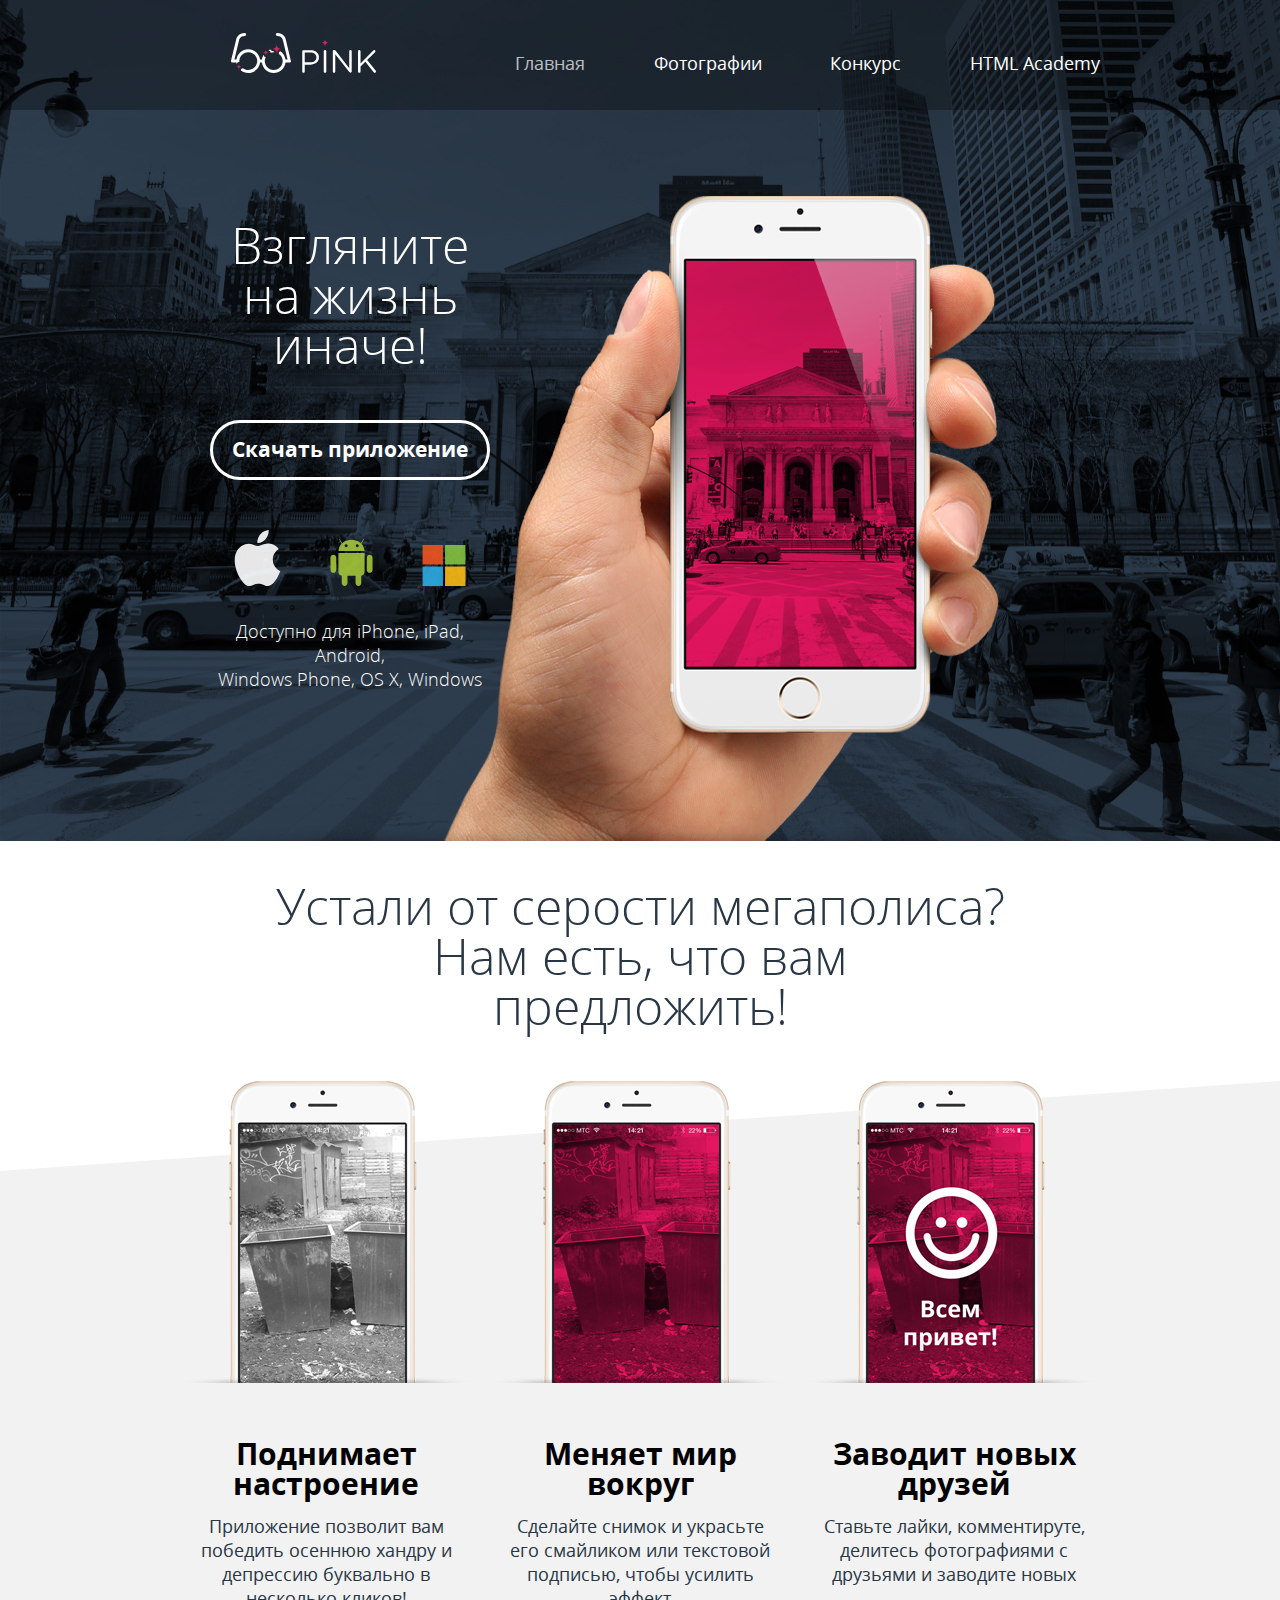
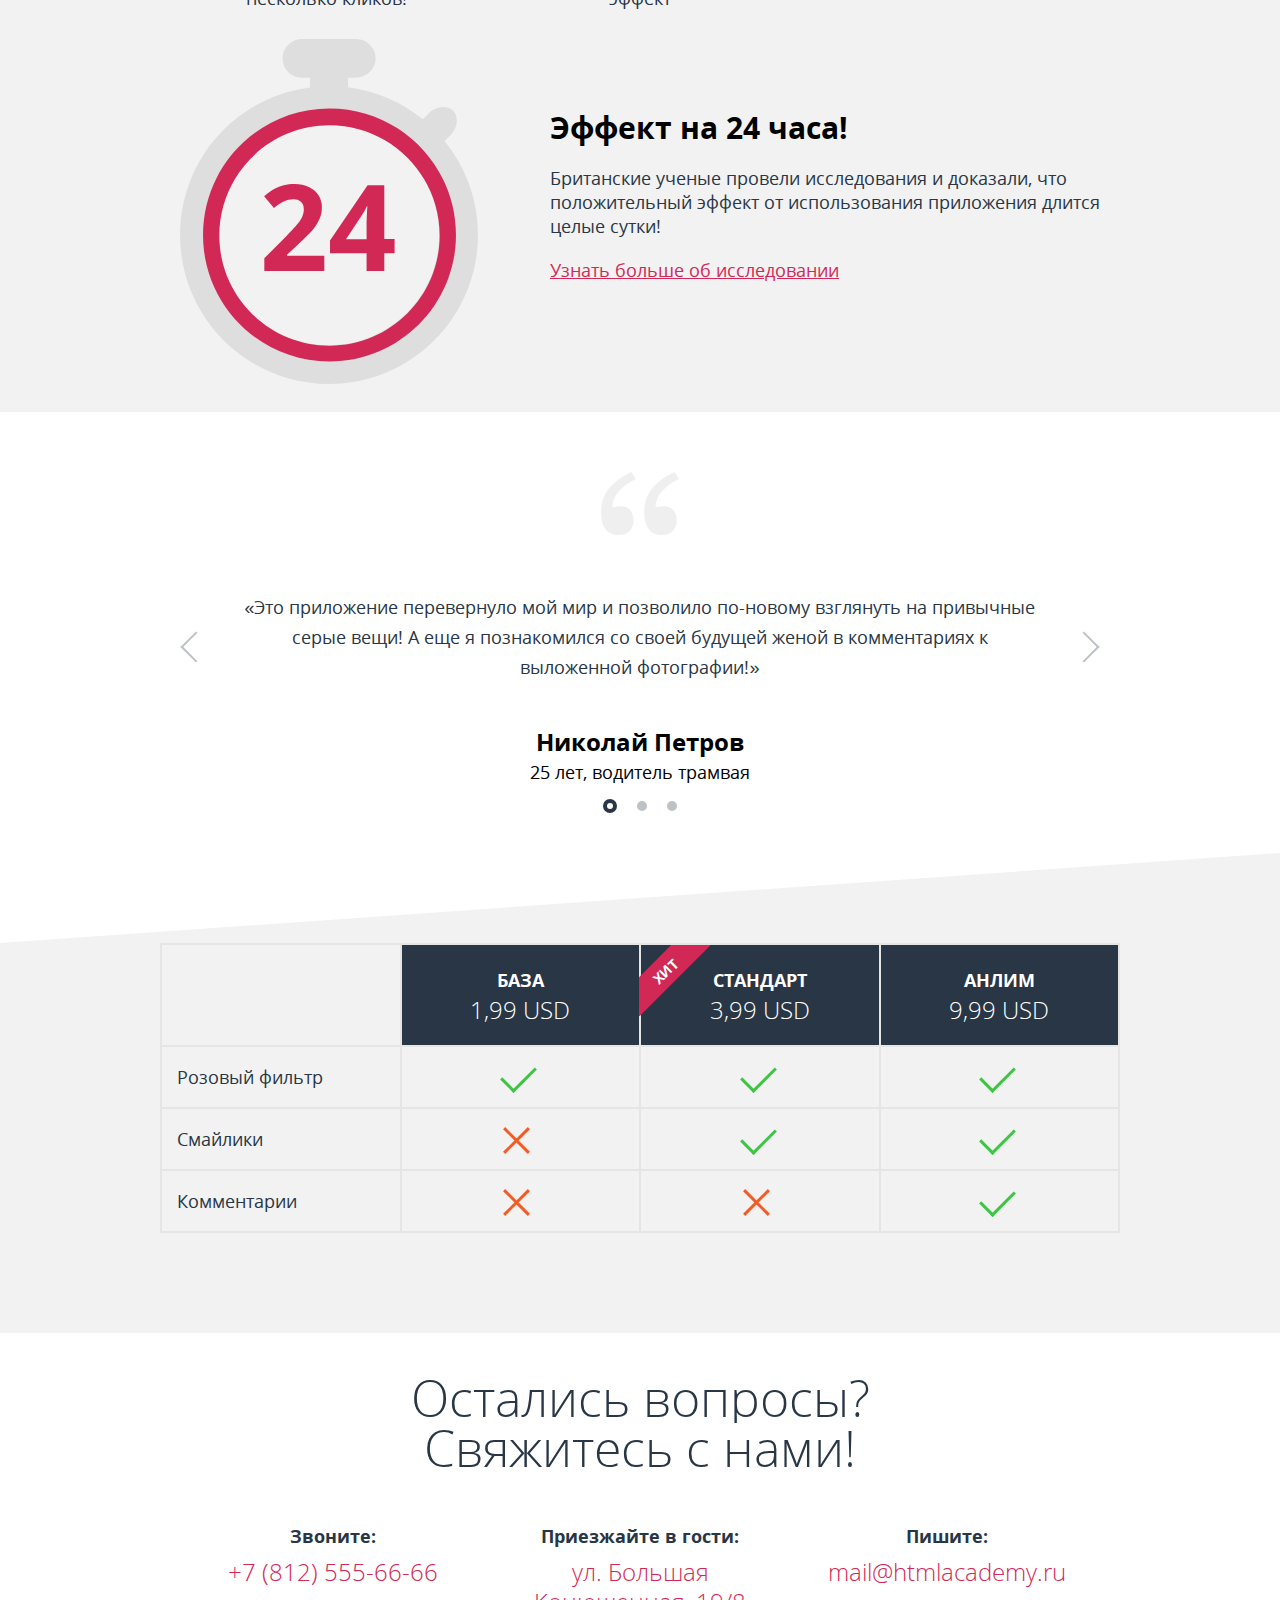
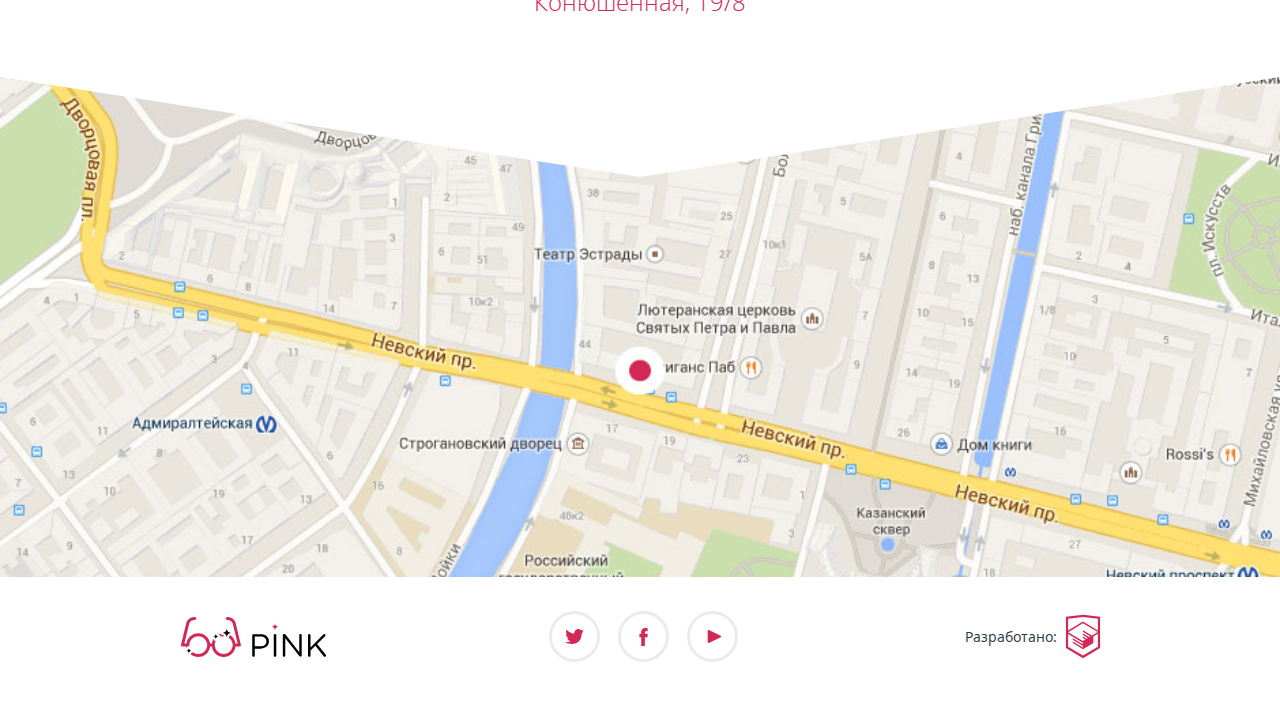
<file: index.html>
<!DOCTYPE html>
<html lang="ru">
<head>
  <meta charset="UTF-8">
  <meta name="format-detection" content="telephone=no">
  <meta name="viewport" content="width=device-width,initial-scale=1">
  <meta http-equiv="X-UA-Compatible" content="IE=edge">
  <link rel="stylesheet" href="css/style.min.css">
  <link rel="icon" href="img/Pinkico.ico" type="image/ico"> 
  <title>Pink</title>
</head>
  <svg style="display: none"><symbol viewBox="0 0 60 60" id="htmlacademy"><title>htmlacademy</title><path d="M30.2 5h-.2l-19.7 2.1v36.2l19.7 11.7 19.7-11.7v-36.2l-19.5-2.1zm17 36.8l-17.2 10.2-17.2-10.2v-14.8l17.1 10.2v1.8l-11.7-7v1.8l11.8 7.1v1.9l-11.8-7v1.8l11.8 7 11.9-7.1v-7.6l5.3-3.2v15.1zm-.1-17l-4.7 2.8-2.2 1.3-10.3-6.1v1.8l8.8 5.3h-.1l-.2.1-1.3.7-7.3-4.3v1.8l5.8 3.4-1.4.9-4.3-2.6v1.8l2.9 1.7-2.9 1.7-17-10.1 17-10.2 17.2 10zm.1-1.8l-17.3-10.2-17.1 10.2v-13.6l17.2-1.8 17.2 1.8v13.6z"/></symbol><symbol viewBox="0 0 8.673 18.944" id="icon-facebook"><title>icon-facebook</title> <path d="M6.275,3.357c0.799,0,1.599,0,2.398,0c0-1.119,0-2.238,0-3.357c-0.959,0-1.92,0-2.878,0C2.656,0.181,1.54,2.387,1.948,6.115
H0v3.517h1.958c0,3.104,0,6.208,0,9.312c1.279,0,2.558,0,3.837,0c0-3.104,0-6.208,0-9.312h2.857V6.115H5.786
	C5.765,5.07,5.75,3.709,6.275,3.357z"/> </symbol><symbol viewBox="0 0 17.5 14.663" id="icon-twitter"><title>icon-twitter</title> <g id="icon-twitter-W6EeEF_1_"> <g> <path fill-rule="evenodd" clip-rule="evenodd" d="M11.283,0.153c1.736-0.485,3.074,0.263,3.685,1.151
			c0.694-0.226,1.372-0.47,2.072-0.691c-0.004,0.841-0.538,1.478-0.883,1.727C16.861,2.506,17.5,1.86,17.5,1.86
			c-0.175,0.976-1.035,1.746-1.611,1.977C15.65,10.429,12.617,14.793,5.507,14.66c-0.538,0,0.077,0-0.46,0
			c-0.422,0-4.29-0.45-5.047-1.843c2.341,0.192,4.011-0.412,4.835-1.15c-0.989-0.293-2.761-0.464-3.07-2.881
			c0.362,0.105,0.583,0.223,1.228,0.117C1.757,8.067,0.385,7.366,0.461,5.218c0.294,0.32,1.1,0.523,1.381,0.461
			c-0.725-0.235-2.03-3.281-0.921-4.836C2.794,2.654,4.769,4.364,8.29,4.528C8.506,2.288,9.461,0.787,11.283,0.153z"/> </g> </g> </symbol><symbol viewBox="0 0 14.64 13.96" id="icon-youtube"><title>icon-youtube</title> <path d="M1.775,13.78C0.799,14.257,0,13.758,0,12.671V1.29c0-1.088,0.799-1.585,1.775-1.109l12.133,5.932
	c0.975,0.478,0.975,1.258,0,1.736L1.775,13.78z"/> </symbol><symbol viewBox="0 0 42.084 47.041" id="logo-android"><title>logo-android</title> <path fill="#A4C639" d="M34.144,14.009H7.945c-0.009,0.11-0.018,0.22-0.018,0.333v18.755c0,1.926,1.457,3.49,3.316,3.627v7.434
	c0,1.594,1.291,2.885,2.885,2.885c1.593,0,2.885-1.291,2.885-2.885v-7.42h8.058v7.42c0,1.594,1.291,2.885,2.885,2.885
	c1.595,0,2.886-1.291,2.886-2.885v-7.434c1.858-0.137,3.315-1.701,3.315-3.627V14.342C34.157,14.229,34.153,14.119,34.144,14.009z"/> <path id="logo-android-c-4-9-2-9-2-9" fill="#A4C639" d="M2.886,15.679L2.886,15.679c1.593,0,2.886,1.292,2.886,2.885v12.378
	c0,1.595-1.292,2.886-2.886,2.886l0,0C1.292,33.828,0,32.537,0,30.942V18.564C0,16.97,1.292,15.679,2.886,15.679z"/> <path id="logo-android-c-4-1-7-3-8-4" fill="#A4C639" d="M39.198,15.679L39.198,15.679c1.595,0,2.886,1.292,2.886,2.885v12.378
	c0,1.595-1.291,2.886-2.886,2.886l0,0c-1.594,0-2.885-1.291-2.885-2.886V18.564C36.313,16.97,37.604,15.679,39.198,15.679z"/> <path fill="#A4C639" d="M8.03,11.967h26.026c-0.039-2.783-1.234-5.322-3.187-7.275l2.446-4.235c0.082-0.146,0.031-0.331-0.112-0.415
	c-0.146-0.084-0.331-0.034-0.415,0.111L30.416,4.26c-2.052-1.853-6.249-3.4-9.374-3.4l0,0c-3.016,0-7.322,1.547-9.374,3.4
	L9.296,0.152C9.213,0.007,9.027-0.042,8.881,0.041C8.736,0.125,8.686,0.311,8.77,0.456l2.445,4.235
	C9.265,6.645,8.068,9.184,8.03,11.967z M25.323,6.804c-0.002-0.805,0.664-1.46,1.488-1.462c0.826-0.002,1.494,0.648,1.498,1.454
	c0,0.002,0,0.005,0,0.008c0.002,0.805-0.664,1.46-1.49,1.462c-0.823,0.002-1.493-0.649-1.496-1.454
	C25.323,6.81,25.323,6.807,25.323,6.804z M14.18,6.804c-0.001-0.805,0.665-1.46,1.489-1.462c0.824-0.002,1.494,0.648,1.497,1.454
	c0,0.002,0,0.005,0,0.008c0.002,0.805-0.664,1.46-1.488,1.462c-0.825,0.002-1.495-0.649-1.498-1.454
	C14.18,6.81,14.18,6.807,14.18,6.804z"/> </symbol><symbol viewBox="0 0 46.21 56.753" id="logo-apple"><title>logo-apple</title> <path fill="#FFFFFF" d="M38.593,30.15c0.081,8.59,7.535,11.447,7.617,11.483c-0.062,0.202-1.19,4.073-3.927,8.072
	c-2.365,3.457-4.82,6.901-8.688,6.973c-3.799,0.07-5.021-2.253-9.365-2.253c-4.344,0-5.702,2.182-9.298,2.323
	c-3.733,0.142-6.576-3.739-8.961-7.184c-4.875-7.046-8.598-19.91-3.597-28.593c2.484-4.313,6.925-7.043,11.743-7.114
	c3.666-0.069,7.126,2.466,9.366,2.466c2.241,0,6.444-3.049,10.865-2.601c1.85,0.077,7.044,0.747,10.38,5.629
	C44.459,19.519,38.531,22.971,38.593,30.15 M31.453,9.062C33.435,6.662,34.769,3.323,34.405,0c-2.857,0.115-6.312,1.904-8.36,4.302
	c-1.837,2.123-3.445,5.521-3.011,8.778C26.218,13.326,29.47,11.461,31.453,9.062"/> </symbol><symbol viewBox="0 0 43.922 41.992" id="logo-microsoft"><title>logo-microsoft</title> <g> <path id="logo-microsoft-path5058" fill="#F05423" d="M20.874,19.953H0V0h20.874V19.953z"/> <path id="logo-microsoft-path5060" fill="#84C441" d="M43.922,19.953H23.049V0h20.873V19.953z"/> <path id="logo-microsoft-path5062" fill="#2DABE2" d="M20.873,41.992H0V22.04h20.873V41.992z"/> <path id="logo-microsoft-path5064" fill="#F9BC15" d="M43.922,41.992H23.049V22.04h20.873V41.992z"/> </g> </symbol><symbol viewBox="0 0 146.3 40.375" id="logo-pink-blue-desktop"><title>logo-pink-blue-desktop</title> <g> <path d="M71.874,18.661c0-0.708,0.58-1.288,1.256-1.288h7.18c5.087,0,8.436,2.704,8.436,7.146v0.063
		c0,4.86-4.057,7.373-8.854,7.373h-5.475v6.825c0,0.708-0.58,1.287-1.289,1.287c-0.676,0-1.256-0.58-1.256-1.287L71.874,18.661
		L71.874,18.661z M79.988,29.641c3.734,0,6.182-1.996,6.182-4.959v-0.062c0-3.221-2.414-4.894-6.053-4.894h-5.699v9.917h5.57V29.641
		z"/> <path d="M93.603,18.5c0-0.708,0.579-1.288,1.255-1.288c0.709,0,1.288,0.58,1.288,1.288v20.283
		c0,0.708-0.579,1.287-1.288,1.287c-0.676,0-1.255-0.579-1.255-1.287V18.5z"/> <path d="M102.744,18.532c0-0.676,0.58-1.256,1.256-1.256h0.354c0.58,0,0.935,0.29,1.288,0.74l13.684,17.45V18.468
		c0-0.676,0.547-1.256,1.256-1.256c0.676,0,1.225,0.58,1.225,1.256v20.349c0,0.677-0.48,1.19-1.158,1.19h-0.129
		c-0.548,0-0.936-0.321-1.318-0.772l-13.976-17.867v17.449c0,0.677-0.547,1.257-1.257,1.257c-0.676,0-1.223-0.58-1.223-1.257V18.532
		H102.744z"/> <path d="M128.173,18.5c0-0.708,0.58-1.288,1.257-1.288c0.708,0,1.286,0.58,1.286,1.288v12.331l12.848-13.168
		c0.29-0.257,0.579-0.451,0.998-0.451c0.676,0,1.225,0.612,1.225,1.256c0,0.354-0.162,0.644-0.42,0.901l-7.984,7.92l8.564,10.561
		c0.225,0.291,0.354,0.547,0.354,0.936c0,0.676-0.577,1.288-1.285,1.288c-0.482,0-0.807-0.259-1.03-0.58l-8.401-10.464l-4.863,4.861
		v4.895c0,0.708-0.578,1.288-1.286,1.288c-0.677,0-1.257-0.58-1.257-1.288V18.5H128.173z"/> </g> <path fill="#D22856" d="M98.498,9.875c-2.002,0-3.623-1.623-3.623-3.624c0,2.001-1.623,3.624-3.625,3.624
	c2.002,0,3.625,1.623,3.625,3.624C94.875,11.498,96.496,9.875,98.498,9.875z"/> <g> <path fill="#D22856" d="M43.094,19.313c0.246,0,0.489,0.014,0.73,0.033c-0.437-0.728-1.227-1.221-2.136-1.221
		c-0.877,0-1.614-0.568-1.884-1.354c-0.727,0.208-1.425,0.482-2.089,0.816c0.062,0.017,0.122,0.038,0.188,0.038c1.104,0,2,0.896,2,2
		c0,0.096-0.015,0.188-0.028,0.281C40.875,19.524,41.959,19.313,43.094,19.313z"/> <path fill="#D22856" d="M60.462,28.016c-0.002-0.009-5.175-21.365-5.175-21.365C54.926,4.303,52.694,0,46.688,0
		c-0.829,0-1.5,0.671-1.5,1.5s0.671,1.5,1.5,1.5c4.856,0,5.575,3.729,5.639,4.143l4.767,19.701h-2.073
		c-0.445-3.557-2.453-6.628-5.305-8.522c-0.897,0.379-1.529,1.269-1.529,2.303c0,0.088-0.015,0.171-0.026,0.256
		c1.991,1.358,3.415,3.489,3.829,5.965c0.082,0.488,0.135,0.987,0.135,1.5c0,0.512-0.053,1.012-0.135,1.5
		c-0.716,4.271-4.421,7.53-8.896,7.53c-4.475,0-8.181-3.259-8.896-7.53c-0.082-0.488-0.135-0.988-0.135-1.5
		c0-0.513,0.053-1.012,0.135-1.5c0.147-0.879,0.427-1.712,0.808-2.484c-1.034-0.077-1.852-0.932-1.852-1.984
		c0-0.189-0.077-0.357-0.192-0.488c-0.938,1.469-1.569,3.149-1.795,4.957h-1.82c-0.741-5.927-5.802-10.531-11.927-10.531
		S6.235,20.917,5.493,26.844H3.42L8.187,7.143C8.25,6.729,8.97,3,13.826,3c0.829,0,1.5-0.671,1.5-1.5S14.655,0,13.826,0
		C7.82,0,5.588,4.303,5.227,6.651c0,0-5.173,21.356-5.175,21.365c-0.266,1.109,0.531,1.826,1.426,1.826
		c0.012,0,0.023,0.004,0.036,0.004h3.982c0.079,0.629,0.215,1.237,0.387,1.831c0.059-0.106,0.102-0.224,0.102-0.354
		c0-1.104,0.896-2,2-2c0.166,0,0.324,0.024,0.478,0.062c-0.043-0.343-0.074-0.688-0.074-1.042c0-0.512,0.053-1.011,0.135-1.5
		c0.715-4.271,4.421-7.531,8.896-7.531s8.18,3.26,8.896,7.531c0.082,0.489,0.135,0.988,0.135,1.5s-0.053,1.012-0.135,1.5
		c-0.715,4.272-4.421,7.531-8.896,7.531c-2.022,0-3.883-0.67-5.386-1.794c-0.35,0.302-0.8,0.491-1.299,0.491
		c-0.413,0-0.749,0.336-0.749,0.748c0,0.289-0.065,0.563-0.176,0.812c2.075,1.708,4.722,2.743,7.614,2.743
		c6.125,0,11.185-4.604,11.927-10.529h1.814c0.742,5.926,5.802,10.529,11.927,10.529s11.186-4.604,11.927-10.529H59
		c0.012,0,0.023-0.005,0.036-0.005C59.931,29.842,60.728,29.125,60.462,28.016z"/> </g> <g> <g> <path d="M50.686,16.125c-2.485,0-4.499-2.014-4.499-4.499c0,2.485-2.014,4.499-4.499,4.499
			c2.485,0,4.499,2.014,4.499,4.499C46.187,18.139,48.2,16.125,50.686,16.125z"/> </g> </g> <g> <g> <path d="M37.904,19.626c-1.519,0-2.749-1.23-2.749-2.749c0,1.519-1.23,2.749-2.749,2.749
			c1.519,0,2.749,1.229,2.749,2.749C35.155,20.855,36.386,19.626,37.904,19.626z"/> </g> </g> <g> <g> <path d="M10.734,34.072c-1.519,0-2.749-1.23-2.749-2.75c0,1.52-1.23,2.75-2.749,2.75
			c1.519,0,2.749,1.229,2.749,2.748C7.985,35.303,9.215,34.072,10.734,34.072z"/> </g> </g> </symbol><symbol viewBox="0 0 146.3 40.375" id="logo-pink-blue-mobile"><title>logo-pink-blue-mobile</title> <g> <path d="M71.874,18.661c0-0.708,0.58-1.288,1.256-1.288h7.18c5.087,0,8.436,2.704,8.436,7.146v0.063
		c0,4.86-4.057,7.373-8.854,7.373h-5.475v6.825c0,0.708-0.58,1.287-1.289,1.287c-0.676,0-1.256-0.58-1.256-1.287L71.874,18.661
		L71.874,18.661z M79.988,29.641c3.734,0,6.182-1.996,6.182-4.959v-0.062c0-3.221-2.414-4.894-6.053-4.894h-5.699v9.917h5.57V29.641
		z"/> <path d="M93.603,18.5c0-0.708,0.579-1.288,1.255-1.288c0.709,0,1.288,0.58,1.288,1.288v20.283
		c0,0.708-0.579,1.287-1.288,1.287c-0.676,0-1.255-0.579-1.255-1.287V18.5z"/> <path d="M102.744,18.532c0-0.676,0.58-1.256,1.256-1.256h0.354c0.58,0,0.935,0.29,1.288,0.74l13.684,17.45V18.468
		c0-0.676,0.547-1.256,1.256-1.256c0.676,0,1.225,0.58,1.225,1.256v20.349c0,0.677-0.48,1.19-1.158,1.19h-0.129
		c-0.548,0-0.936-0.321-1.318-0.772l-13.976-17.867v17.449c0,0.677-0.547,1.257-1.257,1.257c-0.676,0-1.223-0.58-1.223-1.257V18.532
		H102.744z"/> <path d="M128.173,18.5c0-0.708,0.58-1.288,1.257-1.288c0.708,0,1.286,0.58,1.286,1.288v12.331l12.848-13.168
		c0.29-0.257,0.579-0.451,0.998-0.451c0.676,0,1.225,0.612,1.225,1.256c0,0.354-0.162,0.644-0.42,0.901l-7.984,7.92l8.564,10.561
		c0.225,0.291,0.354,0.547,0.354,0.936c0,0.676-0.577,1.288-1.285,1.288c-0.482,0-0.807-0.259-1.03-0.58l-8.401-10.464l-4.863,4.861
		v4.895c0,0.708-0.578,1.288-1.286,1.288c-0.677,0-1.257-0.58-1.257-1.288V18.5H128.173z"/> </g> <path fill="#FFFFFF" d="M60.498,28.266"/> <path fill="#D22856" d="M60.462,28.016c-0.002-0.009-5.175-21.365-5.175-21.365C54.926,4.303,52.694,0,46.688,0
	c-0.829,0-1.5,0.671-1.5,1.5s0.671,1.5,1.5,1.5c4.856,0,5.575,3.729,5.639,4.143l4.767,19.701h-2.073
	c-0.742-5.927-5.802-10.531-11.927-10.531s-11.186,4.604-11.927,10.531h-1.82c-0.741-5.927-5.802-10.531-11.927-10.531
	S6.235,20.917,5.493,26.844H3.42L8.187,7.143C8.25,6.729,8.97,3,13.826,3c0.829,0,1.5-0.671,1.5-1.5S14.655,0,13.826,0
	C7.82,0,5.588,4.303,5.227,6.651c0,0-5.173,21.356-5.175,21.365c-0.266,1.109,0.531,1.826,1.426,1.826
	c0.012,0,0.023,0.004,0.036,0.004h3.982c0.741,5.926,5.802,10.53,11.927,10.53s11.185-4.604,11.927-10.53h1.814
	c0.742,5.926,5.802,10.53,11.927,10.53s11.186-4.604,11.927-10.53H59c0.012,0,0.023-0.004,0.036-0.004
	C59.931,29.842,60.728,29.125,60.462,28.016z M26.315,29.844c-0.715,4.272-4.421,7.531-8.896,7.531s-8.18-3.259-8.896-7.531
	c-0.082-0.488-0.135-0.988-0.135-1.5s0.053-1.011,0.135-1.5c0.715-4.271,4.421-7.531,8.896-7.531s8.18,3.26,8.896,7.531
	c0.082,0.489,0.135,0.988,0.135,1.5S26.397,29.355,26.315,29.844z M51.99,29.844c-0.716,4.272-4.421,7.531-8.896,7.531
	c-4.475,0-8.181-3.259-8.896-7.531c-0.082-0.488-0.135-0.988-0.135-1.5s0.053-1.011,0.135-1.5c0.716-4.271,4.421-7.531,8.896-7.531
	c4.475,0,8.181,3.26,8.896,7.531c0.082,0.489,0.135,0.988,0.135,1.5S52.072,29.355,51.99,29.844z"/> </symbol><symbol viewBox="0 0 146.3 40.375" id="logo-pink-white-desktop"><title>logo-pink-white-desktop</title> <g> <path d="M71.874,18.661c0-0.708,0.58-1.288,1.256-1.288h7.18c5.087,0,8.436,2.704,8.436,7.146v0.064
		c0,4.861-4.057,7.373-8.854,7.373h-5.475v6.825c0,0.708-0.58,1.288-1.288,1.288c-0.676,0-1.256-0.58-1.256-1.288V18.661z
		 M79.988,29.641c3.734,0,6.182-1.996,6.182-4.959v-0.063c0-3.22-2.414-4.894-6.053-4.894h-5.699v9.917H79.988L79.988,29.641z"/> <path d="M93.603,18.5c0-0.708,0.579-1.288,1.255-1.288c0.709,0,1.288,0.58,1.288,1.288v20.283
		c0,0.708-0.579,1.287-1.288,1.287c-0.676,0-1.255-0.579-1.255-1.287V18.5z"/> <path d="M102.744,18.532c0-0.676,0.58-1.256,1.256-1.256h0.354c0.58,0,0.935,0.29,1.288,0.74l13.684,17.45V18.468
		c0-0.676,0.547-1.256,1.256-1.256c0.676,0,1.224,0.58,1.224,1.256v20.349c0,0.676-0.481,1.19-1.158,1.19h-0.129
		c-0.548,0-0.935-0.321-1.319-0.772l-13.975-17.868v17.45c0,0.676-0.547,1.256-1.256,1.256c-0.676,0-1.223-0.58-1.223-1.256V18.532
		H102.744z"/> <path d="M128.173,18.5c0-0.708,0.58-1.288,1.257-1.288c0.708,0,1.286,0.58,1.286,1.288v12.331l12.848-13.168
		c0.29-0.257,0.579-0.451,0.998-0.451c0.676,0,1.225,0.612,1.225,1.256c0,0.354-0.162,0.644-0.42,0.901l-7.984,7.92l8.564,10.561
		c0.225,0.291,0.354,0.547,0.354,0.935c0,0.676-0.578,1.288-1.286,1.288c-0.483,0-0.806-0.258-1.03-0.58l-8.402-10.463l-4.863,4.861
		v4.894c0,0.708-0.578,1.288-1.286,1.288c-0.677,0-1.257-0.58-1.257-1.288V18.5H128.173z"/> </g> <path fill="#D22856" d="M98.498,9.875c-2.002,0-3.623-1.623-3.623-3.624c0,2.001-1.623,3.624-3.625,3.624
	c2.002,0,3.625,1.623,3.625,3.624C94.875,11.498,96.496,9.875,98.498,9.875z"/> <g> <path d="M43.094,19.313c0.246,0,0.489,0.014,0.73,0.033c-0.437-0.728-1.227-1.221-2.136-1.221
		c-0.877,0-1.614-0.568-1.884-1.354c-0.727,0.208-1.425,0.482-2.089,0.816c0.062,0.017,0.122,0.038,0.188,0.038c1.104,0,2,0.896,2,2
		c0,0.096-0.015,0.188-0.028,0.281C40.875,19.524,41.959,19.313,43.094,19.313z"/> <path d="M60.462,28.016c-0.002-0.009-5.175-21.365-5.175-21.365C54.926,4.303,52.694,0,46.688,0
		c-0.829,0-1.5,0.671-1.5,1.5s0.671,1.5,1.5,1.5c4.856,0,5.575,3.729,5.639,4.143l4.767,19.701h-2.073
		c-0.445-3.557-2.453-6.628-5.305-8.522c-0.897,0.379-1.529,1.269-1.529,2.303c0,0.088-0.015,0.171-0.026,0.256
		c1.991,1.358,3.415,3.489,3.829,5.964c0.082,0.489,0.135,0.988,0.135,1.5s-0.053,1.012-0.135,1.5
		c-0.716,4.272-4.421,7.531-8.896,7.531c-4.475,0-8.181-3.259-8.896-7.531c-0.082-0.488-0.135-0.988-0.135-1.5
		s0.053-1.011,0.135-1.5c0.147-0.878,0.427-1.711,0.808-2.483c-1.034-0.078-1.852-0.932-1.852-1.985
		c0-0.189-0.077-0.357-0.192-0.489c-0.938,1.469-1.569,3.15-1.795,4.958h-1.82c-0.741-5.927-5.802-10.531-11.927-10.531
		S6.235,20.917,5.493,26.844H3.42L8.187,7.143C8.25,6.729,8.97,3,13.826,3c0.829,0,1.5-0.671,1.5-1.5S14.655,0,13.826,0
		C7.82,0,5.588,4.303,5.227,6.651c0,0-5.173,21.356-5.175,21.365c-0.266,1.109,0.531,1.826,1.426,1.826
		c0.012,0,0.023,0.004,0.036,0.004h3.982c0.079,0.628,0.215,1.237,0.387,1.831c0.059-0.106,0.102-0.224,0.102-0.354
		c0-1.104,0.896-2,2-2c0.166,0,0.324,0.025,0.478,0.063c-0.043-0.343-0.074-0.688-0.074-1.042c0-0.512,0.053-1.011,0.135-1.5
		c0.715-4.271,4.421-7.531,8.896-7.531s8.18,3.26,8.896,7.531c0.082,0.489,0.135,0.988,0.135,1.5s-0.053,1.012-0.135,1.5
		c-0.715,4.272-4.421,7.531-8.896,7.531c-2.022,0-3.883-0.67-5.386-1.794c-0.35,0.302-0.8,0.491-1.299,0.491
		c-0.413,0-0.749,0.336-0.749,0.748c0,0.29-0.065,0.564-0.176,0.812c2.075,1.708,4.722,2.743,7.614,2.743
		c6.125,0,11.185-4.604,11.927-10.53h1.814c0.742,5.926,5.802,10.53,11.927,10.53s11.186-4.604,11.927-10.53H59
		c0.012,0,0.023-0.004,0.036-0.004C59.931,29.842,60.728,29.125,60.462,28.016z"/> </g> <g> <g> <path fill="#D22856" d="M50.686,16.125c-2.485,0-4.499-2.014-4.499-4.499c0,2.485-2.014,4.499-4.499,4.499
			c2.485,0,4.499,2.014,4.499,4.499C46.187,18.139,48.2,16.125,50.686,16.125z"/> </g> </g> <g> <g> <path fill="#D22856" d="M37.904,19.626c-1.519,0-2.749-1.23-2.749-2.749c0,1.519-1.23,2.749-2.749,2.749
			c1.519,0,2.749,1.229,2.749,2.749C35.155,20.855,36.386,19.626,37.904,19.626z"/> </g> </g> <g> <g> <path fill="#D22856" d="M10.734,34.072c-1.519,0-2.749-1.23-2.749-2.75c0,1.52-1.23,2.75-2.749,2.75
			c1.519,0,2.749,1.229,2.749,2.748C7.985,35.303,9.215,34.072,10.734,34.072z"/> </g> </g> </symbol><symbol viewBox="0 0 74.426 22.859" id="logo-pink-white-mobile"><title>logo-pink-white-mobile</title> <g> <path d="M0,1.449c0-0.708,0.58-1.288,1.256-1.288h7.18c5.087,0,8.436,2.704,8.436,7.147v0.064
		c0,4.861-4.057,7.373-8.854,7.373H2.544v6.825c0,0.708-0.58,1.288-1.288,1.288C0.58,22.859,0,22.279,0,21.571V1.449z M8.114,12.428
		c3.734,0,6.182-1.996,6.182-4.958V7.405c0-3.22-2.415-4.894-6.054-4.894H2.544v9.917H8.114z"/> <path d="M21.729,1.288C21.729,0.58,22.308,0,22.983,0c0.709,0,1.288,0.58,1.288,1.288v20.283
		c0,0.708-0.579,1.288-1.288,1.288c-0.676,0-1.255-0.58-1.255-1.288V1.288z"/> <path d="M30.87,1.32c0-0.676,0.579-1.256,1.256-1.256h0.354c0.58,0,0.934,0.29,1.288,0.74l13.684,17.45V1.256
		C47.451,0.58,47.998,0,48.707,0c0.676,0,1.223,0.58,1.223,1.256v20.348c0,0.676-0.482,1.191-1.158,1.191h-0.129
		c-0.548,0-0.934-0.322-1.32-0.772L33.349,4.153v17.45c0,0.676-0.547,1.256-1.255,1.256c-0.677,0-1.224-0.58-1.224-1.256V1.32z"/> <path d="M56.3,1.288C56.3,0.58,56.879,0,57.556,0c0.708,0,1.287,0.58,1.287,1.288v12.331L71.689,0.451
		C71.979,0.193,72.269,0,72.688,0c0.676,0,1.224,0.612,1.224,1.256c0,0.354-0.161,0.644-0.419,0.901l-7.984,7.92l8.564,10.561
		c0.225,0.29,0.354,0.547,0.354,0.934c0,0.676-0.579,1.288-1.287,1.288c-0.483,0-0.806-0.258-1.03-0.58l-8.403-10.463l-4.862,4.861
		v4.894c0,0.708-0.579,1.288-1.287,1.288c-0.677,0-1.256-0.58-1.256-1.288V1.288z"/> </g> </symbol><symbol viewBox="0 0 146.3 40.375" id="logo-pink-white-tablet"><title>logo-pink-white-tablet</title> <g> <path d="M71.874,18.661c0-0.708,0.58-1.288,1.256-1.288h7.18c5.087,0,8.436,2.704,8.436,7.146v0.064
		c0,4.861-4.057,7.373-8.854,7.373h-5.475v6.825c0,0.708-0.58,1.288-1.288,1.288c-0.676,0-1.256-0.58-1.256-1.288V18.661z
		 M79.988,29.641c3.734,0,6.182-1.996,6.182-4.959v-0.063c0-3.22-2.414-4.894-6.053-4.894h-5.699v9.917H79.988L79.988,29.641z"/> <path d="M93.603,18.5c0-0.708,0.579-1.288,1.255-1.288c0.709,0,1.288,0.58,1.288,1.288v20.283
		c0,0.708-0.579,1.287-1.288,1.287c-0.676,0-1.255-0.579-1.255-1.287V18.5z"/> <path d="M102.744,18.532c0-0.676,0.58-1.256,1.256-1.256h0.354c0.58,0,0.935,0.29,1.288,0.74l13.684,17.45V18.468
		c0-0.676,0.547-1.256,1.256-1.256c0.676,0,1.224,0.58,1.224,1.256v20.349c0,0.676-0.481,1.19-1.158,1.19h-0.129
		c-0.548,0-0.935-0.321-1.319-0.772l-13.975-17.868v17.45c0,0.676-0.547,1.256-1.256,1.256c-0.676,0-1.223-0.58-1.223-1.256V18.532
		H102.744z"/> <path d="M128.173,18.5c0-0.708,0.58-1.288,1.257-1.288c0.708,0,1.286,0.58,1.286,1.288v12.331l12.848-13.168
		c0.29-0.257,0.579-0.451,0.998-0.451c0.676,0,1.225,0.612,1.225,1.256c0,0.354-0.162,0.644-0.42,0.901l-7.984,7.92l8.564,10.561
		c0.225,0.291,0.354,0.547,0.354,0.935c0,0.676-0.578,1.288-1.286,1.288c-0.483,0-0.806-0.258-1.03-0.58l-8.402-10.463l-4.863,4.861
		v4.894c0,0.708-0.578,1.288-1.286,1.288c-0.677,0-1.257-0.58-1.257-1.288V18.5H128.173z"/> </g> <path d="M60.498,28.266"/> <path d="M60.462,28.016c-0.002-0.009-5.175-21.365-5.175-21.365C54.926,4.303,52.694,0,46.688,0
	c-0.829,0-1.5,0.671-1.5,1.5s0.671,1.5,1.5,1.5c4.856,0,5.575,3.729,5.639,4.143l4.767,19.701h-2.073
	c-0.742-5.927-5.802-10.531-11.927-10.531s-11.186,4.604-11.927,10.531h-1.82c-0.741-5.927-5.802-10.531-11.927-10.531
	S6.235,20.917,5.493,26.844H3.42L8.187,7.143C8.25,6.729,8.97,3,13.826,3c0.829,0,1.5-0.671,1.5-1.5S14.655,0,13.826,0
	C7.82,0,5.588,4.303,5.227,6.651c0,0-5.173,21.356-5.175,21.365c-0.266,1.109,0.531,1.826,1.426,1.826
	c0.012,0,0.023,0.004,0.036,0.004h3.982c0.741,5.926,5.802,10.53,11.927,10.53s11.185-4.604,11.927-10.53h1.814
	c0.742,5.926,5.802,10.53,11.927,10.53s11.186-4.604,11.927-10.53H59c0.012,0,0.023-0.004,0.036-0.004
	C59.931,29.842,60.728,29.125,60.462,28.016z M26.315,29.844c-0.715,4.272-4.421,7.531-8.896,7.531c-4.475,0-8.18-3.259-8.896-7.531
	c-0.082-0.488-0.135-0.988-0.135-1.5s0.053-1.011,0.135-1.5c0.715-4.271,4.421-7.531,8.896-7.531c4.475,0,8.18,3.26,8.896,7.531
	c0.082,0.489,0.135,0.988,0.135,1.5S26.397,29.355,26.315,29.844z M51.99,29.844c-0.716,4.272-4.421,7.531-8.896,7.531
	c-4.475,0-8.181-3.259-8.896-7.531c-0.082-0.488-0.135-0.988-0.135-1.5s0.053-1.011,0.135-1.5c0.716-4.271,4.421-7.531,8.896-7.531
	c4.475,0,8.181,3.26,8.896,7.531c0.082,0.489,0.135,0.988,0.135,1.5S52.072,29.355,51.99,29.844z"/> </symbol></svg>
<body>
  <header class="page-header">
    <h1 class="visually-hidden">Приложение «Pink» — удали серость</h1>
    <input id="page-header__control" type="checkbox" >
    <div class="page-header__wrapper">
      <label class="page-header__toggle" for="page-header__control" title="Открыть меню">
       </label>
      <div class="page-header__logo">
        <svg class="logo--mobile" width="75" height="22">
          <use  xlink:href="#logo-pink-white-mobile"/>
        </svg>
        <svg class="logo--tablet" width="147" height="40">
          <use  xlink:href="#logo-pink-white-tablet"/>
        </svg> 
        <svg class="logo--desktop">
          <use  xlink:href="#logo-pink-white-desktop"/>
        </svg> 
      </div>
    <nav class="page-header__list">
      <a class="page-header__item page-header__item--active">Главная</a>
      <a class="page-header__item" href="photo.html">Фотографии</a>
      <a class="page-header__item" href="form.html">Конкурс</a>
      <a class="page-header__item" href="">HTML Academy</a>
    </nav>
    </div>
  </header>
  <section class="download">
    <div class="download__wrapper">
      <div class="download__container">
        <h2 class="download__title">Взгляните на жизнь иначе!</h2>
        <a  class="download__btn btn" href="#" title="Закачать Pink!">Скачать приложение</a>
        <div class="download__icons-list">
        <a href="#" title="Закачать Pink для IOS!">
          <svg class="apple-icon" width="47" height="56">
            <use class  xlink:href="#logo-apple"/>
          </svg> 
        </a>
        <a href="#" title="Закачать Pink!для Android!">
          <svg class="android-icon" width="43" height="47">
            <use  xlink:href="#logo-android"/>
          </svg> 
        </a>
        <a href="#" title="Закачать Pink для Windows!">
          <svg class="windows-icon" width="44" height="41" >
            <use  xlink:href="#logo-microsoft"/>
          </svg> 
        </a>
        </div>
        <p class="download__info">Доступно для iPhone, iPad, Android, <br>Windows Phone, OS X, Windows</p>
      </div>
    </div>
  </section>
  <section class="advantages">
    <h2 class="advantages__title">Устали от серости мегаполиса?</h2>
    <h2 class="advantages__title">Нам есть, что вам<br>
      предложить!</h2>
  <div class="advantages__wrapper">
    <ul class="advantages__list">
        <li class="advantages__item  advantages__item--1"><strong class="advantages__subtitle">Поднимает настроение</strong>
        <p class="advantages__info">Приложение позволит вам победить осеннюю хандру и депрессию буквально в несколько кликов!</p></li>
        <li class="advantages__item  advantages__item--2"><strong class="advantages__subtitle">Меняет мир вокруг
          </strong><p class="advantages__info">Сделайте снимок и украсьте его смайликом или текстовой подписью, чтобы 
        усилить эффект</p></li>
        <li class="advantages__item  advantages__item--3"><strong class="advantages__subtitle">Заводит новых друзей
          </strong><p class="advantages__info">
        Ставьте лайки, комментируте, делитесь фотографиями с друзьями и заводите новых</p></li>
      </ul>
    </div>
  </section>
  <section class="investigation">
     <div class="investigation__wrapper">
     <div class="investigation__promo">
      <h2 class="investigation__title">Эффект 
      на 24 часа!
      </h2>
      <p class="investigation__info">Британские ученые провели исследования
      и доказали, что положительный эффект
      от использования приложения длится 
      целые сутки!</p>
      <a class="investigation__learn-more"  target="_blank" href="https://www.google.ru/" title="Это ложь">Узнать больше об исследовании</a>
      </div>
      </div>
  </section>
    <section class="reviews">
      <h2 class="visually-hidden">Отзывы о приложении  «Pink»</h2>
      <div class="reviews__wrapper">
      <div class="reviews-slider">
        <input class="reviews-slider__input" type="radio" name="reviews-slider-toggle" id="reviews-slider-input-1" checked>
        <input class="reviews-slider__input" type="radio" name="reviews-slider-toggle" id="reviews-slider-input-2">
        <input class="reviews-slider__input" type="radio" name="reviews-slider-toggle" id="reviews-slider-input-3">
        <div class="reviews-slider__list">
          <blockquote class="reviews-slider__item">
            <cite class="reviews__auhor-name">Николай Петров<span>25 лет, водитель трамвая</span></cite>
            <p class="reviews__info">«Это приложение перевернуло мой мир и позволило по-новому взглянуть на привычные серые вещи! А еще я познакомился со своей будущей женой в комментариях к выложенной фотографии!»</p>
          </blockquote>
          <blockquote class="reviews-slider__item">
            <cite class="reviews__auhor-name">Николай Петров<span>25 лет, водитель трамвая</span></cite>
            <p class="reviews__info">«Это приложение перевернуло мой мир и позволило по-новому взглянуть на привычные серые вещи! А еще я познакомился со своей будущей женой в комментариях к выложенной фотографии!»</p>
          </blockquote>
          <blockquote class="reviews-slider__item">
            <cite class="reviews__auhor-name">Николай Петров<span>25 лет, водитель трамвая</span></cite>
            <p class="reviews__info">«Это приложение перевернуло мой мир и позволило по-новому взглянуть на привычные серые вещи! А еще я познакомился со своей будущей женой в комментариях к выложенной фотографии!»</p>
          </blockquote>
        </div>
        <div class="reviews-slider__toggles">
          <label class="reviews-slider__toggle" for="reviews-slider-input-1">1</label>
          <label class="reviews-slider__toggle" for="reviews-slider-input-2">2</label>
          <label class="reviews-slider__toggle" for="reviews-slider-input-3">3</label>
        </div>
        <div class="reviews-slider__controls">
          <label class="reviews-slider__arrow" for="reviews-slider-input-1">1</label>
          <label class="reviews-slider__arrow" for="reviews-slider-input-2">2</label>
          <label class="reviews-slider__arrow" for="reviews-slider-input-3">3</label>
        </div>
      </div>
      </div>
    </section>
    <section class="price">
      <h2 class="visually-hidden">Цены на приложение  «Pink»</h2>
        <div class="price__wrapper">
        <input class="price__input" type="radio" name="price-toggle" id="price-input-1" checked>
        <input class="price__input" type="radio" name="price-toggle" id="price-input-2">
      <input class="price__input" type="radio" name="price-toggle" id="price-input-3">
        <table class="price__table">
           <tr>
            <th class="col-1 col-1--hidden"></th>
            <th>База<span>1,99 
            USD</span></th>
            <th><div class="prise__hit"></div>Стандарт<span>3,99 
            USD</span></th>
            <th class="col-4">Анлим<span>9,99 
            USD</span></th>
            </tr>
            <tr>
              <td class=" col-1">Розовый фильтр </td>
              <td data-option="Розовый фильтр"><span class="Yes">Есть</span></td>
              <td data-option="Розовый фильтр"><span class="Yes">Есть</span></td>
              <td data-option="Розовый фильтр"><span class="Yes">Есть</span></td>
            </tr>
            <tr>
              <td class="col-1">Смайлики</td>
              <td data-option="Смайлики"><span class="no">нет</span></td>
              <td data-option="Смайлики"><span class="Yes">Есть</span></td>
              <td data-option="Смайлики"><span class="Yes">Есть</span></td>
            </tr>
            <tr>
              <td class="col-1">Комментарии</td>
              <td data-option="Комментарии"><span class="no">нет</span></td>
              <td data-option="Комментарии"><span class="no">нет</span></td>
              <td data-option="Смайлики"><span class="Yes">Есть</span></td>
            </tr>
        </table>
        <div class="price__toggles">
          <label class="price__toggle" for="price-input-1">1</label>
          <label class="price__toggle" for="price-input-2">2</label>
          <label class="price__toggle" for="price-input-3">3</label>
        </div>
      </div>
    </section>
    <section class="feedback">
     <div class="feedback__wrapper">
      <h2 class="feedback__title">Остались вопросы?
      </h2>
      <h2 class="feedback__title">Свяжитесь с нами!</h2>
      <p class="feedback__contacts feedback__contacts--tel">
      <b class="feedback__subtitle">Звоните:</b>
      <a href="tel:+78125556666">+7 (812) 555-66-66</a>
      </p>
      <p class="feedback__contacts feedback__contacts--email">
      <b class="feedback__subtitle">Пишите:</b>
      <a  href="mailto:illdv@mail.ru">mail@htmlacademy.ru</a>
       </p>
       <p class="feedback__contacts feedback__contacts--address">
      <b class="feedback__subtitle">Приезжайте в гости:</b>
      <a href="#" >ул. Большая<br>
      Конюшенная, 19/8</a>
      </p>
      </div>
    </section>
    <section class="map">
  </section>
  <footer class="page-footer page-footer--none">
     <div class="page-footer__wrapper">
      <div class="page-footer__logo">
      <svg class="logo-footer__moble-tablet" width="147" height="40">
        <use class  xlink:href="#logo-pink-blue-mobile"/>
      </svg> 
      <svg class="logo-footer__desktop" width="147" height="40">
        <use class  xlink:href="#logo-pink-blue-desktop"/>
      </svg> 
      </div>
      <div class="page-footer__social">
        <a class="social-link" href="https://twitter.com">
            Мы в Твиттере
          <svg class="icon-twitter" width="19" height="15">
            <use  xlink:href="#icon-twitter"/>
          </svg> 
        </a>
        <a   class="social-link" href="https://www.facebook.com/htmlacademy">Мы в Фейсбукe
          <svg class="icon-facebook" width="9" height="18">
            <use  xlink:href="#icon-facebook"/>
          </svg> 
        </a>
        <a   class="social-link" href="https://www.youtube.com">Мы на Ютубе 
          <svg class="icon-youtube" width="15" height="13">
            <use  xlink:href="#icon-youtube"/>
          </svg>
        </a>
      </div>
      <div class="page-footer__copyright">
        <a class="page-footer__copyright-link" href="https://htmlacademy.ru/intensive/adaptive"><b>Разработано:</b>
          HTML Academy
        <svg class="icon-htmlacademy" width="52" height="59">
          <use  xlink:href="#htmlacademy"/>
        </svg>
        </a>
      </div>
      </div>
    </footer>
</body>
</html>
</file>
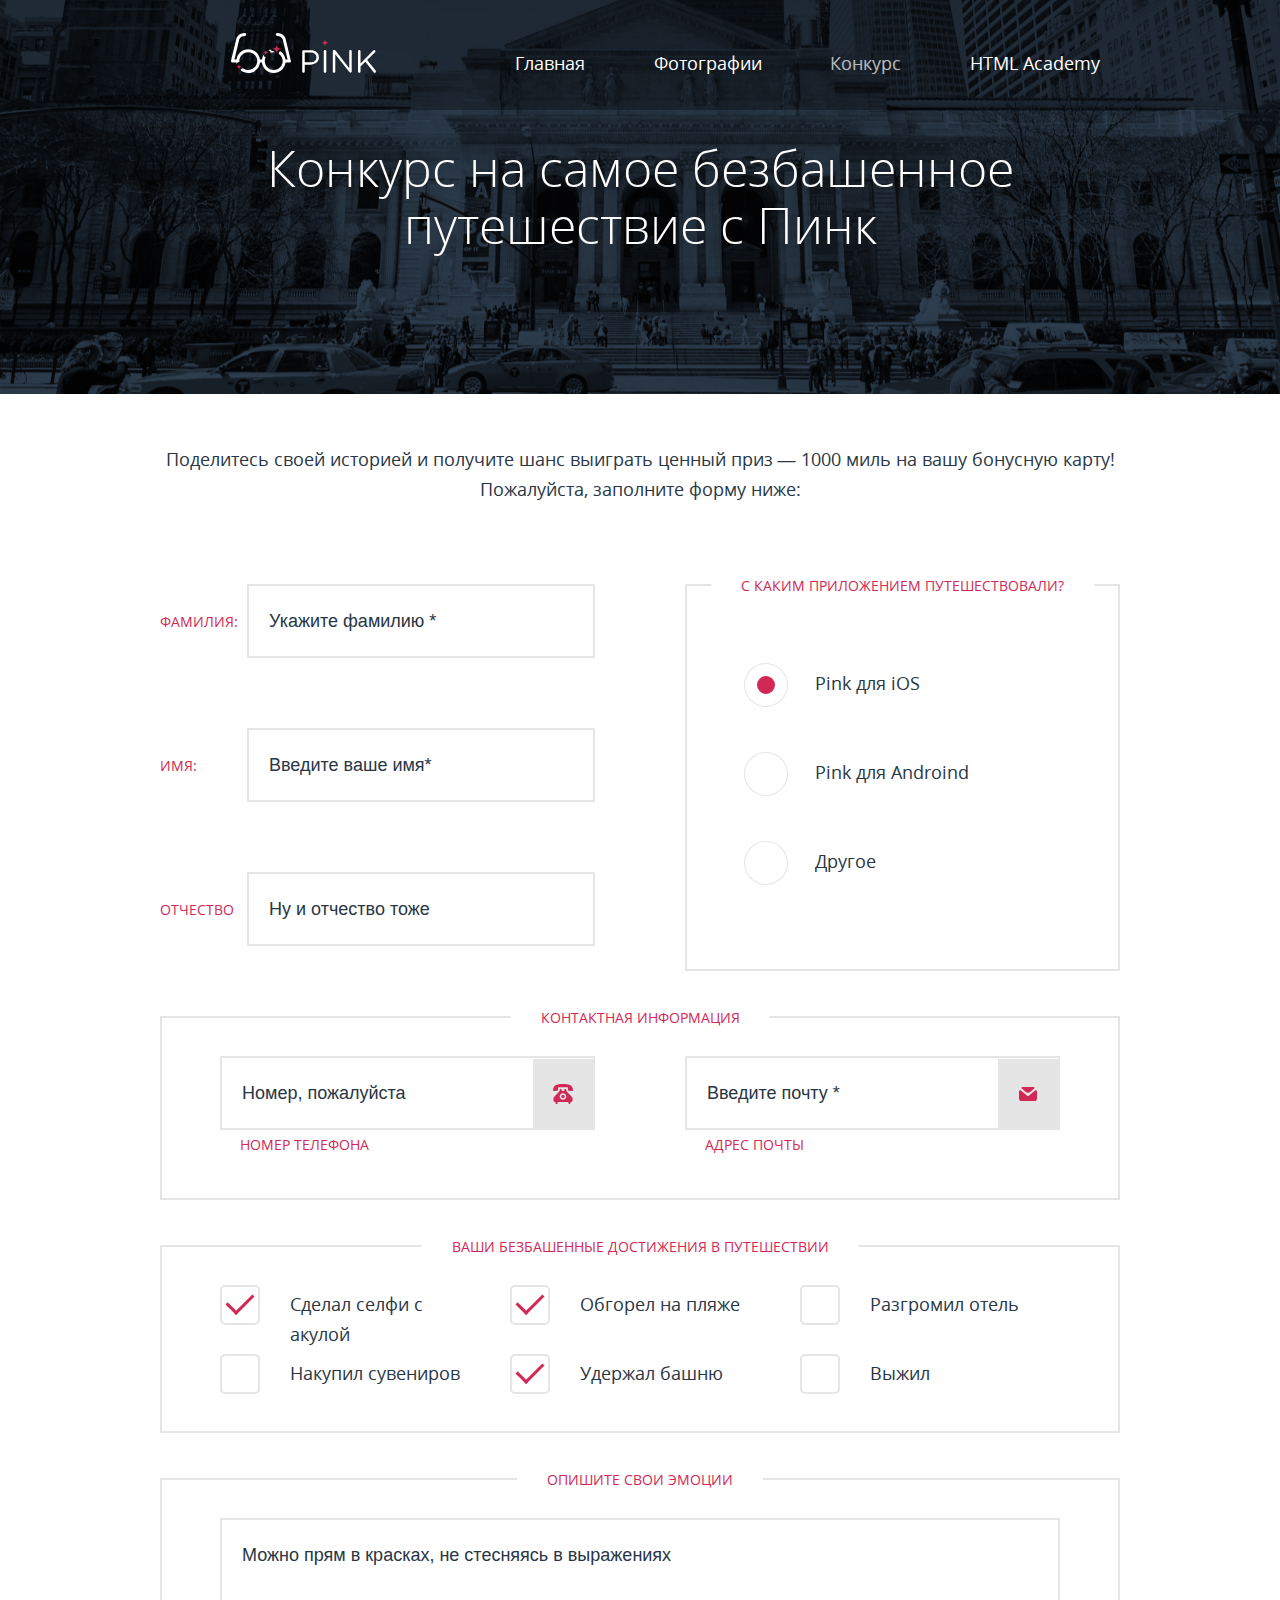
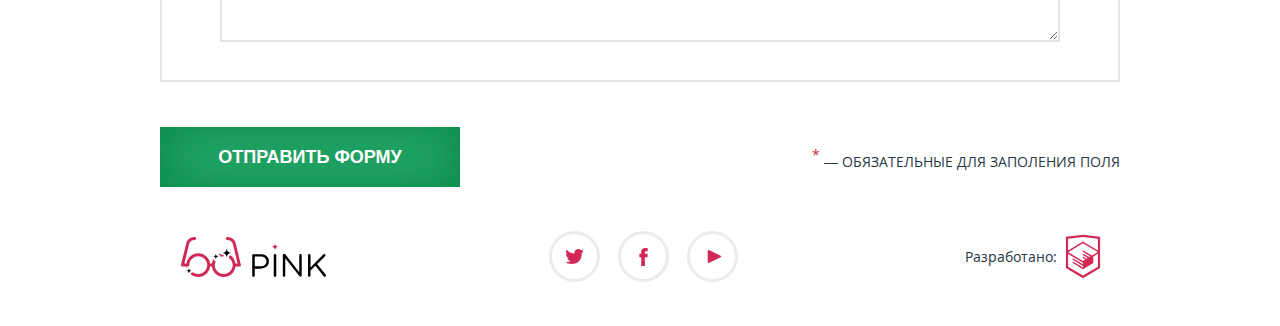
<file: form.html>
<!DOCTYPE html>
<html lang="ru">
  <head>
  <meta charset="UTF-8">
  <meta name="format-detection" content="telephone=no">
  <meta name="viewport" content="width=device-width,initial-scale=1">
  <meta http-equiv="X-UA-Compatible" content="IE=edge">
  <link rel="stylesheet" href="css/style.min.css">
  <link rel="icon" href="img/Pinkico.ico" type="image/ico"> 
  <title>Pink &mdash; конкурс </title>
</head>
<body>
 <svg style="display: none"><symbol viewBox="0 0 60 60" id="htmlacademy"><title>htmlacademy</title><path d="M30.2 5h-.2l-19.7 2.1v36.2l19.7 11.7 19.7-11.7v-36.2l-19.5-2.1zm17 36.8l-17.2 10.2-17.2-10.2v-14.8l17.1 10.2v1.8l-11.7-7v1.8l11.8 7.1v1.9l-11.8-7v1.8l11.8 7 11.9-7.1v-7.6l5.3-3.2v15.1zm-.1-17l-4.7 2.8-2.2 1.3-10.3-6.1v1.8l8.8 5.3h-.1l-.2.1-1.3.7-7.3-4.3v1.8l5.8 3.4-1.4.9-4.3-2.6v1.8l2.9 1.7-2.9 1.7-17-10.1 17-10.2 17.2 10zm.1-1.8l-17.3-10.2-17.1 10.2v-13.6l17.2-1.8 17.2 1.8v13.6z"/></symbol><symbol viewBox="0 0 8.673 18.944" id="icon-facebook"><title>icon-facebook</title> <path d="M6.275,3.357c0.799,0,1.599,0,2.398,0c0-1.119,0-2.238,0-3.357c-0.959,0-1.92,0-2.878,0C2.656,0.181,1.54,2.387,1.948,6.115
	H0v3.517h1.958c0,3.104,0,6.208,0,9.312c1.279,0,2.558,0,3.837,0c0-3.104,0-6.208,0-9.312h2.857V6.115H5.786
	C5.765,5.07,5.75,3.709,6.275,3.357z"/> </symbol><symbol viewBox="0 0 17.5 14.663" id="icon-twitter"><title>icon-twitter</title> <g id="icon-twitter-W6EeEF_1_"> <g> <path fill-rule="evenodd" clip-rule="evenodd" d="M11.283,0.153c1.736-0.485,3.074,0.263,3.685,1.151
			c0.694-0.226,1.372-0.47,2.072-0.691c-0.004,0.841-0.538,1.478-0.883,1.727C16.861,2.506,17.5,1.86,17.5,1.86
			c-0.175,0.976-1.035,1.746-1.611,1.977C15.65,10.429,12.617,14.793,5.507,14.66c-0.538,0,0.077,0-0.46,0
			c-0.422,0-4.29-0.45-5.047-1.843c2.341,0.192,4.011-0.412,4.835-1.15c-0.989-0.293-2.761-0.464-3.07-2.881
			c0.362,0.105,0.583,0.223,1.228,0.117C1.757,8.067,0.385,7.366,0.461,5.218c0.294,0.32,1.1,0.523,1.381,0.461
			c-0.725-0.235-2.03-3.281-0.921-4.836C2.794,2.654,4.769,4.364,8.29,4.528C8.506,2.288,9.461,0.787,11.283,0.153z"/> </g> </g> </symbol><symbol viewBox="0 0 14.64 13.96" id="icon-youtube"><title>icon-youtube</title> <path d="M1.775,13.78C0.799,14.257,0,13.758,0,12.671V1.29c0-1.088,0.799-1.585,1.775-1.109l12.133,5.932
	c0.975,0.478,0.975,1.258,0,1.736L1.775,13.78z"/> </symbol><symbol viewBox="0 0 146.3 40.375" id="logo-pink-blue-desktop"><title>logo-pink-blue-desktop</title> <g> <path d="M71.874,18.661c0-0.708,0.58-1.288,1.256-1.288h7.18c5.087,0,8.436,2.704,8.436,7.146v0.063
		c0,4.86-4.057,7.373-8.854,7.373h-5.475v6.825c0,0.708-0.58,1.287-1.289,1.287c-0.676,0-1.256-0.58-1.256-1.287L71.874,18.661
		L71.874,18.661z M79.988,29.641c3.734,0,6.182-1.996,6.182-4.959v-0.062c0-3.221-2.414-4.894-6.053-4.894h-5.699v9.917h5.57V29.641
		z"/> <path d="M93.603,18.5c0-0.708,0.579-1.288,1.255-1.288c0.709,0,1.288,0.58,1.288,1.288v20.283
		c0,0.708-0.579,1.287-1.288,1.287c-0.676,0-1.255-0.579-1.255-1.287V18.5z"/> <path d="M102.744,18.532c0-0.676,0.58-1.256,1.256-1.256h0.354c0.58,0,0.935,0.29,1.288,0.74l13.684,17.45V18.468
		c0-0.676,0.547-1.256,1.256-1.256c0.676,0,1.225,0.58,1.225,1.256v20.349c0,0.677-0.48,1.19-1.158,1.19h-0.129
		c-0.548,0-0.936-0.321-1.318-0.772l-13.976-17.867v17.449c0,0.677-0.547,1.257-1.257,1.257c-0.676,0-1.223-0.58-1.223-1.257V18.532
		H102.744z"/> <path d="M128.173,18.5c0-0.708,0.58-1.288,1.257-1.288c0.708,0,1.286,0.58,1.286,1.288v12.331l12.848-13.168
		c0.29-0.257,0.579-0.451,0.998-0.451c0.676,0,1.225,0.612,1.225,1.256c0,0.354-0.162,0.644-0.42,0.901l-7.984,7.92l8.564,10.561
		c0.225,0.291,0.354,0.547,0.354,0.936c0,0.676-0.577,1.288-1.285,1.288c-0.482,0-0.807-0.259-1.03-0.58l-8.401-10.464l-4.863,4.861
		v4.895c0,0.708-0.578,1.288-1.286,1.288c-0.677,0-1.257-0.58-1.257-1.288V18.5H128.173z"/> </g> <path fill="#D22856" d="M98.498,9.875c-2.002,0-3.623-1.623-3.623-3.624c0,2.001-1.623,3.624-3.625,3.624
	c2.002,0,3.625,1.623,3.625,3.624C94.875,11.498,96.496,9.875,98.498,9.875z"/> <g> <path fill="#D22856" d="M43.094,19.313c0.246,0,0.489,0.014,0.73,0.033c-0.437-0.728-1.227-1.221-2.136-1.221
		c-0.877,0-1.614-0.568-1.884-1.354c-0.727,0.208-1.425,0.482-2.089,0.816c0.062,0.017,0.122,0.038,0.188,0.038c1.104,0,2,0.896,2,2
		c0,0.096-0.015,0.188-0.028,0.281C40.875,19.524,41.959,19.313,43.094,19.313z"/> <path fill="#D22856" d="M60.462,28.016c-0.002-0.009-5.175-21.365-5.175-21.365C54.926,4.303,52.694,0,46.688,0
		c-0.829,0-1.5,0.671-1.5,1.5s0.671,1.5,1.5,1.5c4.856,0,5.575,3.729,5.639,4.143l4.767,19.701h-2.073
		c-0.445-3.557-2.453-6.628-5.305-8.522c-0.897,0.379-1.529,1.269-1.529,2.303c0,0.088-0.015,0.171-0.026,0.256
		c1.991,1.358,3.415,3.489,3.829,5.965c0.082,0.488,0.135,0.987,0.135,1.5c0,0.512-0.053,1.012-0.135,1.5
		c-0.716,4.271-4.421,7.53-8.896,7.53c-4.475,0-8.181-3.259-8.896-7.53c-0.082-0.488-0.135-0.988-0.135-1.5
		c0-0.513,0.053-1.012,0.135-1.5c0.147-0.879,0.427-1.712,0.808-2.484c-1.034-0.077-1.852-0.932-1.852-1.984
		c0-0.189-0.077-0.357-0.192-0.488c-0.938,1.469-1.569,3.149-1.795,4.957h-1.82c-0.741-5.927-5.802-10.531-11.927-10.531
		S6.235,20.917,5.493,26.844H3.42L8.187,7.143C8.25,6.729,8.97,3,13.826,3c0.829,0,1.5-0.671,1.5-1.5S14.655,0,13.826,0
		C7.82,0,5.588,4.303,5.227,6.651c0,0-5.173,21.356-5.175,21.365c-0.266,1.109,0.531,1.826,1.426,1.826
		c0.012,0,0.023,0.004,0.036,0.004h3.982c0.079,0.629,0.215,1.237,0.387,1.831c0.059-0.106,0.102-0.224,0.102-0.354
		c0-1.104,0.896-2,2-2c0.166,0,0.324,0.024,0.478,0.062c-0.043-0.343-0.074-0.688-0.074-1.042c0-0.512,0.053-1.011,0.135-1.5
		c0.715-4.271,4.421-7.531,8.896-7.531s8.18,3.26,8.896,7.531c0.082,0.489,0.135,0.988,0.135,1.5s-0.053,1.012-0.135,1.5
		c-0.715,4.272-4.421,7.531-8.896,7.531c-2.022,0-3.883-0.67-5.386-1.794c-0.35,0.302-0.8,0.491-1.299,0.491
		c-0.413,0-0.749,0.336-0.749,0.748c0,0.289-0.065,0.563-0.176,0.812c2.075,1.708,4.722,2.743,7.614,2.743
		c6.125,0,11.185-4.604,11.927-10.529h1.814c0.742,5.926,5.802,10.529,11.927,10.529s11.186-4.604,11.927-10.529H59
		c0.012,0,0.023-0.005,0.036-0.005C59.931,29.842,60.728,29.125,60.462,28.016z"/> </g> <g> <g> <path d="M50.686,16.125c-2.485,0-4.499-2.014-4.499-4.499c0,2.485-2.014,4.499-4.499,4.499
			c2.485,0,4.499,2.014,4.499,4.499C46.187,18.139,48.2,16.125,50.686,16.125z"/> </g> </g> <g> <g> <path d="M37.904,19.626c-1.519,0-2.749-1.23-2.749-2.749c0,1.519-1.23,2.749-2.749,2.749
			c1.519,0,2.749,1.229,2.749,2.749C35.155,20.855,36.386,19.626,37.904,19.626z"/> </g> </g> <g> <g> <path d="M10.734,34.072c-1.519,0-2.749-1.23-2.749-2.75c0,1.52-1.23,2.75-2.749,2.75
			c1.519,0,2.749,1.229,2.749,2.748C7.985,35.303,9.215,34.072,10.734,34.072z"/> </g> </g> </symbol><symbol viewBox="0 0 146.3 40.375" id="logo-pink-blue-mobile"><title>logo-pink-blue-mobile</title> <g> <path d="M71.874,18.661c0-0.708,0.58-1.288,1.256-1.288h7.18c5.087,0,8.436,2.704,8.436,7.146v0.063
		c0,4.86-4.057,7.373-8.854,7.373h-5.475v6.825c0,0.708-0.58,1.287-1.289,1.287c-0.676,0-1.256-0.58-1.256-1.287L71.874,18.661
		L71.874,18.661z M79.988,29.641c3.734,0,6.182-1.996,6.182-4.959v-0.062c0-3.221-2.414-4.894-6.053-4.894h-5.699v9.917h5.57V29.641
		z"/> <path d="M93.603,18.5c0-0.708,0.579-1.288,1.255-1.288c0.709,0,1.288,0.58,1.288,1.288v20.283
		c0,0.708-0.579,1.287-1.288,1.287c-0.676,0-1.255-0.579-1.255-1.287V18.5z"/> <path d="M102.744,18.532c0-0.676,0.58-1.256,1.256-1.256h0.354c0.58,0,0.935,0.29,1.288,0.74l13.684,17.45V18.468
		c0-0.676,0.547-1.256,1.256-1.256c0.676,0,1.225,0.58,1.225,1.256v20.349c0,0.677-0.48,1.19-1.158,1.19h-0.129
		c-0.548,0-0.936-0.321-1.318-0.772l-13.976-17.867v17.449c0,0.677-0.547,1.257-1.257,1.257c-0.676,0-1.223-0.58-1.223-1.257V18.532
		H102.744z"/> <path d="M128.173,18.5c0-0.708,0.58-1.288,1.257-1.288c0.708,0,1.286,0.58,1.286,1.288v12.331l12.848-13.168
		c0.29-0.257,0.579-0.451,0.998-0.451c0.676,0,1.225,0.612,1.225,1.256c0,0.354-0.162,0.644-0.42,0.901l-7.984,7.92l8.564,10.561
		c0.225,0.291,0.354,0.547,0.354,0.936c0,0.676-0.577,1.288-1.285,1.288c-0.482,0-0.807-0.259-1.03-0.58l-8.401-10.464l-4.863,4.861
		v4.895c0,0.708-0.578,1.288-1.286,1.288c-0.677,0-1.257-0.58-1.257-1.288V18.5H128.173z"/> </g> <path fill="#FFFFFF" d="M60.498,28.266"/> <path fill="#D22856" d="M60.462,28.016c-0.002-0.009-5.175-21.365-5.175-21.365C54.926,4.303,52.694,0,46.688,0
	c-0.829,0-1.5,0.671-1.5,1.5s0.671,1.5,1.5,1.5c4.856,0,5.575,3.729,5.639,4.143l4.767,19.701h-2.073
	c-0.742-5.927-5.802-10.531-11.927-10.531s-11.186,4.604-11.927,10.531h-1.82c-0.741-5.927-5.802-10.531-11.927-10.531
	S6.235,20.917,5.493,26.844H3.42L8.187,7.143C8.25,6.729,8.97,3,13.826,3c0.829,0,1.5-0.671,1.5-1.5S14.655,0,13.826,0
	C7.82,0,5.588,4.303,5.227,6.651c0,0-5.173,21.356-5.175,21.365c-0.266,1.109,0.531,1.826,1.426,1.826
	c0.012,0,0.023,0.004,0.036,0.004h3.982c0.741,5.926,5.802,10.53,11.927,10.53s11.185-4.604,11.927-10.53h1.814
	c0.742,5.926,5.802,10.53,11.927,10.53s11.186-4.604,11.927-10.53H59c0.012,0,0.023-0.004,0.036-0.004
	C59.931,29.842,60.728,29.125,60.462,28.016z M26.315,29.844c-0.715,4.272-4.421,7.531-8.896,7.531s-8.18-3.259-8.896-7.531
	c-0.082-0.488-0.135-0.988-0.135-1.5s0.053-1.011,0.135-1.5c0.715-4.271,4.421-7.531,8.896-7.531s8.18,3.26,8.896,7.531
	c0.082,0.489,0.135,0.988,0.135,1.5S26.397,29.355,26.315,29.844z M51.99,29.844c-0.716,4.272-4.421,7.531-8.896,7.531
	c-4.475,0-8.181-3.259-8.896-7.531c-0.082-0.488-0.135-0.988-0.135-1.5s0.053-1.011,0.135-1.5c0.716-4.271,4.421-7.531,8.896-7.531
	c4.475,0,8.181,3.26,8.896,7.531c0.082,0.489,0.135,0.988,0.135,1.5S52.072,29.355,51.99,29.844z"/> </symbol><symbol viewBox="0 0 146.3 40.375" id="logo-pink-white-desktop"><title>logo-pink-white-desktop</title> <g> <path d="M71.874,18.661c0-0.708,0.58-1.288,1.256-1.288h7.18c5.087,0,8.436,2.704,8.436,7.146v0.064
		c0,4.861-4.057,7.373-8.854,7.373h-5.475v6.825c0,0.708-0.58,1.288-1.288,1.288c-0.676,0-1.256-0.58-1.256-1.288V18.661z
		 M79.988,29.641c3.734,0,6.182-1.996,6.182-4.959v-0.063c0-3.22-2.414-4.894-6.053-4.894h-5.699v9.917H79.988L79.988,29.641z"/> <path d="M93.603,18.5c0-0.708,0.579-1.288,1.255-1.288c0.709,0,1.288,0.58,1.288,1.288v20.283
		c0,0.708-0.579,1.287-1.288,1.287c-0.676,0-1.255-0.579-1.255-1.287V18.5z"/> <path d="M102.744,18.532c0-0.676,0.58-1.256,1.256-1.256h0.354c0.58,0,0.935,0.29,1.288,0.74l13.684,17.45V18.468
		c0-0.676,0.547-1.256,1.256-1.256c0.676,0,1.224,0.58,1.224,1.256v20.349c0,0.676-0.481,1.19-1.158,1.19h-0.129
		c-0.548,0-0.935-0.321-1.319-0.772l-13.975-17.868v17.45c0,0.676-0.547,1.256-1.256,1.256c-0.676,0-1.223-0.58-1.223-1.256V18.532
		H102.744z"/> <path d="M128.173,18.5c0-0.708,0.58-1.288,1.257-1.288c0.708,0,1.286,0.58,1.286,1.288v12.331l12.848-13.168
		c0.29-0.257,0.579-0.451,0.998-0.451c0.676,0,1.225,0.612,1.225,1.256c0,0.354-0.162,0.644-0.42,0.901l-7.984,7.92l8.564,10.561
		c0.225,0.291,0.354,0.547,0.354,0.935c0,0.676-0.578,1.288-1.286,1.288c-0.483,0-0.806-0.258-1.03-0.58l-8.402-10.463l-4.863,4.861
		v4.894c0,0.708-0.578,1.288-1.286,1.288c-0.677,0-1.257-0.58-1.257-1.288V18.5H128.173z"/> </g> <path fill="#D22856" d="M98.498,9.875c-2.002,0-3.623-1.623-3.623-3.624c0,2.001-1.623,3.624-3.625,3.624
	c2.002,0,3.625,1.623,3.625,3.624C94.875,11.498,96.496,9.875,98.498,9.875z"/> <g> <path d="M43.094,19.313c0.246,0,0.489,0.014,0.73,0.033c-0.437-0.728-1.227-1.221-2.136-1.221
		c-0.877,0-1.614-0.568-1.884-1.354c-0.727,0.208-1.425,0.482-2.089,0.816c0.062,0.017,0.122,0.038,0.188,0.038c1.104,0,2,0.896,2,2
		c0,0.096-0.015,0.188-0.028,0.281C40.875,19.524,41.959,19.313,43.094,19.313z"/> <path d="M60.462,28.016c-0.002-0.009-5.175-21.365-5.175-21.365C54.926,4.303,52.694,0,46.688,0
		c-0.829,0-1.5,0.671-1.5,1.5s0.671,1.5,1.5,1.5c4.856,0,5.575,3.729,5.639,4.143l4.767,19.701h-2.073
		c-0.445-3.557-2.453-6.628-5.305-8.522c-0.897,0.379-1.529,1.269-1.529,2.303c0,0.088-0.015,0.171-0.026,0.256
		c1.991,1.358,3.415,3.489,3.829,5.964c0.082,0.489,0.135,0.988,0.135,1.5s-0.053,1.012-0.135,1.5
		c-0.716,4.272-4.421,7.531-8.896,7.531c-4.475,0-8.181-3.259-8.896-7.531c-0.082-0.488-0.135-0.988-0.135-1.5
		s0.053-1.011,0.135-1.5c0.147-0.878,0.427-1.711,0.808-2.483c-1.034-0.078-1.852-0.932-1.852-1.985
		c0-0.189-0.077-0.357-0.192-0.489c-0.938,1.469-1.569,3.15-1.795,4.958h-1.82c-0.741-5.927-5.802-10.531-11.927-10.531
		S6.235,20.917,5.493,26.844H3.42L8.187,7.143C8.25,6.729,8.97,3,13.826,3c0.829,0,1.5-0.671,1.5-1.5S14.655,0,13.826,0
		C7.82,0,5.588,4.303,5.227,6.651c0,0-5.173,21.356-5.175,21.365c-0.266,1.109,0.531,1.826,1.426,1.826
		c0.012,0,0.023,0.004,0.036,0.004h3.982c0.079,0.628,0.215,1.237,0.387,1.831c0.059-0.106,0.102-0.224,0.102-0.354
		c0-1.104,0.896-2,2-2c0.166,0,0.324,0.025,0.478,0.063c-0.043-0.343-0.074-0.688-0.074-1.042c0-0.512,0.053-1.011,0.135-1.5
		c0.715-4.271,4.421-7.531,8.896-7.531s8.18,3.26,8.896,7.531c0.082,0.489,0.135,0.988,0.135,1.5s-0.053,1.012-0.135,1.5
		c-0.715,4.272-4.421,7.531-8.896,7.531c-2.022,0-3.883-0.67-5.386-1.794c-0.35,0.302-0.8,0.491-1.299,0.491
		c-0.413,0-0.749,0.336-0.749,0.748c0,0.29-0.065,0.564-0.176,0.812c2.075,1.708,4.722,2.743,7.614,2.743
		c6.125,0,11.185-4.604,11.927-10.53h1.814c0.742,5.926,5.802,10.53,11.927,10.53s11.186-4.604,11.927-10.53H59
		c0.012,0,0.023-0.004,0.036-0.004C59.931,29.842,60.728,29.125,60.462,28.016z"/> </g> <g> <g> <path fill="#D22856" d="M50.686,16.125c-2.485,0-4.499-2.014-4.499-4.499c0,2.485-2.014,4.499-4.499,4.499
			c2.485,0,4.499,2.014,4.499,4.499C46.187,18.139,48.2,16.125,50.686,16.125z"/> </g> </g> <g> <g> <path fill="#D22856" d="M37.904,19.626c-1.519,0-2.749-1.23-2.749-2.749c0,1.519-1.23,2.749-2.749,2.749
			c1.519,0,2.749,1.229,2.749,2.749C35.155,20.855,36.386,19.626,37.904,19.626z"/> </g> </g> <g> <g> <path fill="#D22856" d="M10.734,34.072c-1.519,0-2.749-1.23-2.749-2.75c0,1.52-1.23,2.75-2.749,2.75
			c1.519,0,2.749,1.229,2.749,2.748C7.985,35.303,9.215,34.072,10.734,34.072z"/> </g> </g> </symbol><symbol viewBox="0 0 74.426 22.859" id="logo-pink-white-mobile"><title>logo-pink-white-mobile</title> <g> <path d="M0,1.449c0-0.708,0.58-1.288,1.256-1.288h7.18c5.087,0,8.436,2.704,8.436,7.147v0.064
		c0,4.861-4.057,7.373-8.854,7.373H2.544v6.825c0,0.708-0.58,1.288-1.288,1.288C0.58,22.859,0,22.279,0,21.571V1.449z M8.114,12.428
		c3.734,0,6.182-1.996,6.182-4.958V7.405c0-3.22-2.415-4.894-6.054-4.894H2.544v9.917H8.114z"/> <path d="M21.729,1.288C21.729,0.58,22.308,0,22.983,0c0.709,0,1.288,0.58,1.288,1.288v20.283
		c0,0.708-0.579,1.288-1.288,1.288c-0.676,0-1.255-0.58-1.255-1.288V1.288z"/> <path d="M30.87,1.32c0-0.676,0.579-1.256,1.256-1.256h0.354c0.58,0,0.934,0.29,1.288,0.74l13.684,17.45V1.256
		C47.451,0.58,47.998,0,48.707,0c0.676,0,1.223,0.58,1.223,1.256v20.348c0,0.676-0.482,1.191-1.158,1.191h-0.129
		c-0.548,0-0.934-0.322-1.32-0.772L33.349,4.153v17.45c0,0.676-0.547,1.256-1.255,1.256c-0.677,0-1.224-0.58-1.224-1.256V1.32z"/> <path d="M56.3,1.288C56.3,0.58,56.879,0,57.556,0c0.708,0,1.287,0.58,1.287,1.288v12.331L71.689,0.451
		C71.979,0.193,72.269,0,72.688,0c0.676,0,1.224,0.612,1.224,1.256c0,0.354-0.161,0.644-0.419,0.901l-7.984,7.92l8.564,10.561
		c0.225,0.29,0.354,0.547,0.354,0.934c0,0.676-0.579,1.288-1.287,1.288c-0.483,0-0.806-0.258-1.03-0.58l-8.403-10.463l-4.862,4.861
		v4.894c0,0.708-0.579,1.288-1.287,1.288c-0.677,0-1.256-0.58-1.256-1.288V1.288z"/> </g> </symbol><symbol viewBox="0 0 146.3 40.375" id="logo-pink-white-tablet"><title>logo-pink-white-tablet</title> <g> <path d="M71.874,18.661c0-0.708,0.58-1.288,1.256-1.288h7.18c5.087,0,8.436,2.704,8.436,7.146v0.064
		c0,4.861-4.057,7.373-8.854,7.373h-5.475v6.825c0,0.708-0.58,1.288-1.288,1.288c-0.676,0-1.256-0.58-1.256-1.288V18.661z
		 M79.988,29.641c3.734,0,6.182-1.996,6.182-4.959v-0.063c0-3.22-2.414-4.894-6.053-4.894h-5.699v9.917H79.988L79.988,29.641z"/> <path d="M93.603,18.5c0-0.708,0.579-1.288,1.255-1.288c0.709,0,1.288,0.58,1.288,1.288v20.283
		c0,0.708-0.579,1.287-1.288,1.287c-0.676,0-1.255-0.579-1.255-1.287V18.5z"/> <path d="M102.744,18.532c0-0.676,0.58-1.256,1.256-1.256h0.354c0.58,0,0.935,0.29,1.288,0.74l13.684,17.45V18.468
		c0-0.676,0.547-1.256,1.256-1.256c0.676,0,1.224,0.58,1.224,1.256v20.349c0,0.676-0.481,1.19-1.158,1.19h-0.129
		c-0.548,0-0.935-0.321-1.319-0.772l-13.975-17.868v17.45c0,0.676-0.547,1.256-1.256,1.256c-0.676,0-1.223-0.58-1.223-1.256V18.532
		H102.744z"/> <path d="M128.173,18.5c0-0.708,0.58-1.288,1.257-1.288c0.708,0,1.286,0.58,1.286,1.288v12.331l12.848-13.168
		c0.29-0.257,0.579-0.451,0.998-0.451c0.676,0,1.225,0.612,1.225,1.256c0,0.354-0.162,0.644-0.42,0.901l-7.984,7.92l8.564,10.561
		c0.225,0.291,0.354,0.547,0.354,0.935c0,0.676-0.578,1.288-1.286,1.288c-0.483,0-0.806-0.258-1.03-0.58l-8.402-10.463l-4.863,4.861
		v4.894c0,0.708-0.578,1.288-1.286,1.288c-0.677,0-1.257-0.58-1.257-1.288V18.5H128.173z"/> </g> <path d="M60.498,28.266"/> <path d="M60.462,28.016c-0.002-0.009-5.175-21.365-5.175-21.365C54.926,4.303,52.694,0,46.688,0
	c-0.829,0-1.5,0.671-1.5,1.5s0.671,1.5,1.5,1.5c4.856,0,5.575,3.729,5.639,4.143l4.767,19.701h-2.073
	c-0.742-5.927-5.802-10.531-11.927-10.531s-11.186,4.604-11.927,10.531h-1.82c-0.741-5.927-5.802-10.531-11.927-10.531
	S6.235,20.917,5.493,26.844H3.42L8.187,7.143C8.25,6.729,8.97,3,13.826,3c0.829,0,1.5-0.671,1.5-1.5S14.655,0,13.826,0
	C7.82,0,5.588,4.303,5.227,6.651c0,0-5.173,21.356-5.175,21.365c-0.266,1.109,0.531,1.826,1.426,1.826
	c0.012,0,0.023,0.004,0.036,0.004h3.982c0.741,5.926,5.802,10.53,11.927,10.53s11.185-4.604,11.927-10.53h1.814
	c0.742,5.926,5.802,10.53,11.927,10.53s11.186-4.604,11.927-10.53H59c0.012,0,0.023-0.004,0.036-0.004
	C59.931,29.842,60.728,29.125,60.462,28.016z M26.315,29.844c-0.715,4.272-4.421,7.531-8.896,7.531c-4.475,0-8.18-3.259-8.896-7.531
	c-0.082-0.488-0.135-0.988-0.135-1.5s0.053-1.011,0.135-1.5c0.715-4.271,4.421-7.531,8.896-7.531c4.475,0,8.18,3.26,8.896,7.531
	c0.082,0.489,0.135,0.988,0.135,1.5S26.397,29.355,26.315,29.844z M51.99,29.844c-0.716,4.272-4.421,7.531-8.896,7.531
	c-4.475,0-8.181-3.259-8.896-7.531c-0.082-0.488-0.135-0.988-0.135-1.5s0.053-1.011,0.135-1.5c0.716-4.271,4.421-7.531,8.896-7.531
	c4.475,0,8.181,3.26,8.896,7.531c0.082,0.489,0.135,0.988,0.135,1.5S52.072,29.355,51.99,29.844z"/> </symbol></svg>
  <header class="page-header">
    <h1 class="visually-hidden">Приложение «Pink» — удали серость</h1>
      <input id="page-header__control" type="checkbox">
     <div class="page-header__wrapper">
      <label class="page-header__toggle" for="page-header__control" title="Открыть меню">
      </label>
      <div class="page-header__logo">
        <svg class="logo--mobile" width="75" height="22">
          <use  xlink:href="#logo-pink-white-mobile"/>
        </svg>
        <svg class="logo--tablet" width="147" height="40">
          <use  xlink:href="#logo-pink-white-tablet"/>
        </svg> 
        <svg class="logo--desktop">
          <use  xlink:href="#logo-pink-white-desktop"/>
        </svg> 
      </div>
    <nav class="page-header__list">
      <a class="page-header__item" href="index.html">Главная</a>
      <a class="page-header__item" href="photo.html">Фотографии</a>
      <a class="page-header__item page-header__item--active" >Конкурс</a>
      <a class="page-header__item" href="">HTML Academy</a>
    </nav>
    </div>
  </header>
  <section class="page-title">
    <h1 class="page-title__text">Конкурс на самое безбашенное<br>путешествие с Пинк</h1>
  </section>
  <section class="form-block">
    <div class="form-block__wrapper">
    <h2 class="form-block__title">Поделитесь своей историей и получите шанс выиграть ценный приз — 1000 миль на вашу бонусную карту!</h2>
    <p class="form-block__subtitle"> Пожалуйста, заполните форму ниже:</p>
     

      
    <form class="form-block__content"  action="https://echo.htmlacademy.ru/" method="post">

      <div class="form-block__bio">
        <label for="surname">Фамилия:</label>
        <input class="form-block__value" type="text" name="surname" placeholder="Укажите фамилию *" id="surname">
        <label for="name">Имя:</label>
        <input class="form-block__value" type="text" name="name" placeholder="Введите ваше имя*" id="name">
        <label for="middlename">Отчество</label>
        <input class="form-block__value" type="text" name="middlename" placeholder="Ну и отчество тоже" id="middlename">
      </div>
 
     
      <div class="form-block__fieldset achievements">
        <h3 class="form-block__caption form-block__caption--moblile">Ваши безбашенные
        достижения в путешествии</h3>
          <input type="checkbox" name="achievement-1" id="achievement-1" checked>
          <input  type="checkbox" name="achievement-2" id="achievement-2" checked>
          <input type="checkbox" name="achievement-3" id="achievement-3">
          <input type="checkbox" name="achievement-4" id="achievement-4">
          <input type="checkbox" name="achievement-5" id="achievement-5" checked>
          <input  type="checkbox" name="achievement-6" id="achievement-6">
          <div class="achievements__controls">
            <label class="achievements__control achievements__control-1"  for="achievement-1">Сделал селфи с акулой</label>
            <label class="achievements__control achievements__control-2"  for="achievement-2">Обгорел на пляже</label>
            <label class="achievements__control achievements__control-3"  for="achievement-3">Разгромил отель</label>
            <label class="achievements__control achievements__control-4"  for="achievement-4">Накупил сувениров</label>
            <label class="achievements__control achievements__control-5"  for="achievement-5">Удержал башню</label>
            <label class="achievements__control achievements__control-6"  for="achievement-6">Выжил</label>
          </div>
      </div>

      <div class="form-block__fieldset form-block__fieldset--contacts">
        <h3 class="form-block__caption form-block__caption--none">Контактная информация</h3>
        <label for="tel">Номер телефона</label>
        <input class="form-block__value" type="tel" name="tel" placeholder="Номер, пожалуйста" id="tel">
        <label for="email">Адрес почты</label>
        <input class="form-block__value" type="email" name="email" placeholder="Введите почту *" id="email">
      </div>
      <div class="form-block__fieldset attachment">
        <h3 class="form-block__caption form-block__caption--moblile">С каким приложением
        путешествовали?</h3>
        <input type="radio" name="os" id="os-ios" checked>
        <input type="radio" name="os" id="os-android">
        <input type="radio" name="os" id="others">
          <div class="attachment__controls">
            <label class="attachment__os attachment--ios"  for="os-ios">Pink для iOS
            </label>
            <label class="attachment__os attachment--android"  for="os-android">Pink для Androind
            </label>
            <label class="attachment__os attachment--others"  for="others">Другое
            </label>
          </div>
      </div>
      <div class="form-block__fieldset">
      <h3 class="form-block__caption form-block__caption--moblile">Опишите свои эмоции</h3>
      <textarea class="form-block__value form-block__value--textarea"placeholder="Можно прям в красках, не стесняясь в выражениях" id="desc-emotions"></textarea>
      </div>
      <button class="btn form-block__btn-submit btn" type="submit">Отправить форму</button>
      <p class="form-block__legend"><sup>*</sup> &mdash; Обязательные<span class="add-text"> для заполения</span> поля</p>
    </form>
    </div>
  </section>
  <footer class="page-footer">
     <div class="page-footer__wrapper">
      <div class="page-footer__logo">
      <svg class="logo-footer__moble-tablet" width="147" height="40">
        <use class  xlink:href="#logo-pink-blue-mobile"/>
      </svg> 
      <svg class="logo-footer__desktop" width="147" height="40">
        <use class  xlink:href="#logo-pink-blue-desktop"/>
      </svg> 
      </div>
      <div class="page-footer__social">
        <a class="social-link" href="https://twitter.com">
            Мы в Твиттере
          <svg class="icon-twitter" width="19" height="15">
            <use  xlink:href="#icon-twitter"/>
          </svg> 
        </a>
        <a   class="social-link" href="https://www.facebook.com/htmlacademy">Мы в Фейсбукe
          <svg class="icon-facebook" width="9" height="18">
            <use  xlink:href="#icon-facebook"/>
          </svg> 
        </a>
        <a   class="social-link" href="https://www.youtube.com">Мы на Ютубе 
          <svg class="icon-youtube" width="15" height="13">
            <use  xlink:href="#icon-youtube"/>
          </svg>
        </a>
      </div>
      <div class="page-footer__copyright">
        <a class="page-footer__copyright-link" href="https://htmlacademy.ru/intensive/adaptive"><b>Разработано:</b>
          HTML Academy
        <svg class="icon-htmlacademy" width="52" height="59">
          <use  xlink:href="#htmlacademy"/>
        </svg>
        </a>
      </div>
      </div>
    </footer>
      <div class="overlay"></div>

    <div class="popup-success">
      <h2 class="popup-success__title">Ваша заявка отправлена</h2>
      <p class="popup-success__info">Спасибо за ваше участие, ваша заявка уже поступила к нам. В ближайшее время мы рассмотрим ее и 
оповестим вас.</p>
      <div class="popup-success__wrapper-close">
      <button type="button" class="popup-success__close">Закрыть окно </button>
      </div>
    </div>
    <div class="popup-failure">
      <h2 class="popup-failure__title">Что-то пошло не так!</h2>
      <p class="popup-failure__info"> Проверьте поля, отмеченные как обязательные, скорее всего вы забыли их заполнить</p>
      <button type="button" class="popup-failure__close">Ок</button>
    </div>
  <script>
    var popupSuccess=document.querySelector(".popup-success"),popupFailure=document.querySelector(".popup-failure"),formAction=document.querySelector(".form-block__content"),closeSuccess=popupSuccess.querySelector(".popup-success__close"),closeFailure=popupFailure.querySelector(".popup-failure__close"),name=document.querySelector("[name=name]"),surname=document.querySelector("[name=surname]"),email=document.querySelector("[name=email]"),overlay=document.querySelector(".overlay");formAction.addEventListener("submit",function(e){name.value&&surname.value&&email.value||(e.preventDefault(),popupFailure.classList.add("popup-failure--show"),overlay.classList.add("overlay--active"))}),closeFailure.addEventListener("click",function(e){e.preventDefault(),popupFailure.classList.remove("popup-failure--show"),overlay.classList.remove("overlay--active")}),window.addEventListener("keydown",function(e){27===e.keyCode&&popupFailure.classList.contains("popup-failure--show")&&(popupFailure.classList.remove("popup-failure--show"),overlay.classList.remove("overlay--active"))}),formAction.addEventListener("submit",function(e){name.value,surname.value,email.value&&(e.preventDefault(),popupFailure.classList.remove("popup-failure--show"),popupSuccess.classList.add("popup-success--show"),overlay.classList.add("overlay--active"))}),closeSuccess.addEventListener("click",function(e){e.preventDefault(),popupSuccess.classList.remove("popup-success--show"),overlay.classList.remove("overlay--active")}),window.addEventListener("keydown",function(e){27===e.keyCode&&popupSuccess.classList.contains("popup-success--show")&&(popupSuccess.classList.remove("popup-success--show"),overlay.classList.remove("overlay--active"))}),overlay.addEventListener("click",function(e){e.preventDefault(),overlay.classList.remove("overlay--active"),popupSuccess.classList.remove("popup-success--show"),popupFailure.classList.remove("popup-failure--show")});
    
  </script>
</body>
</html>
</file>
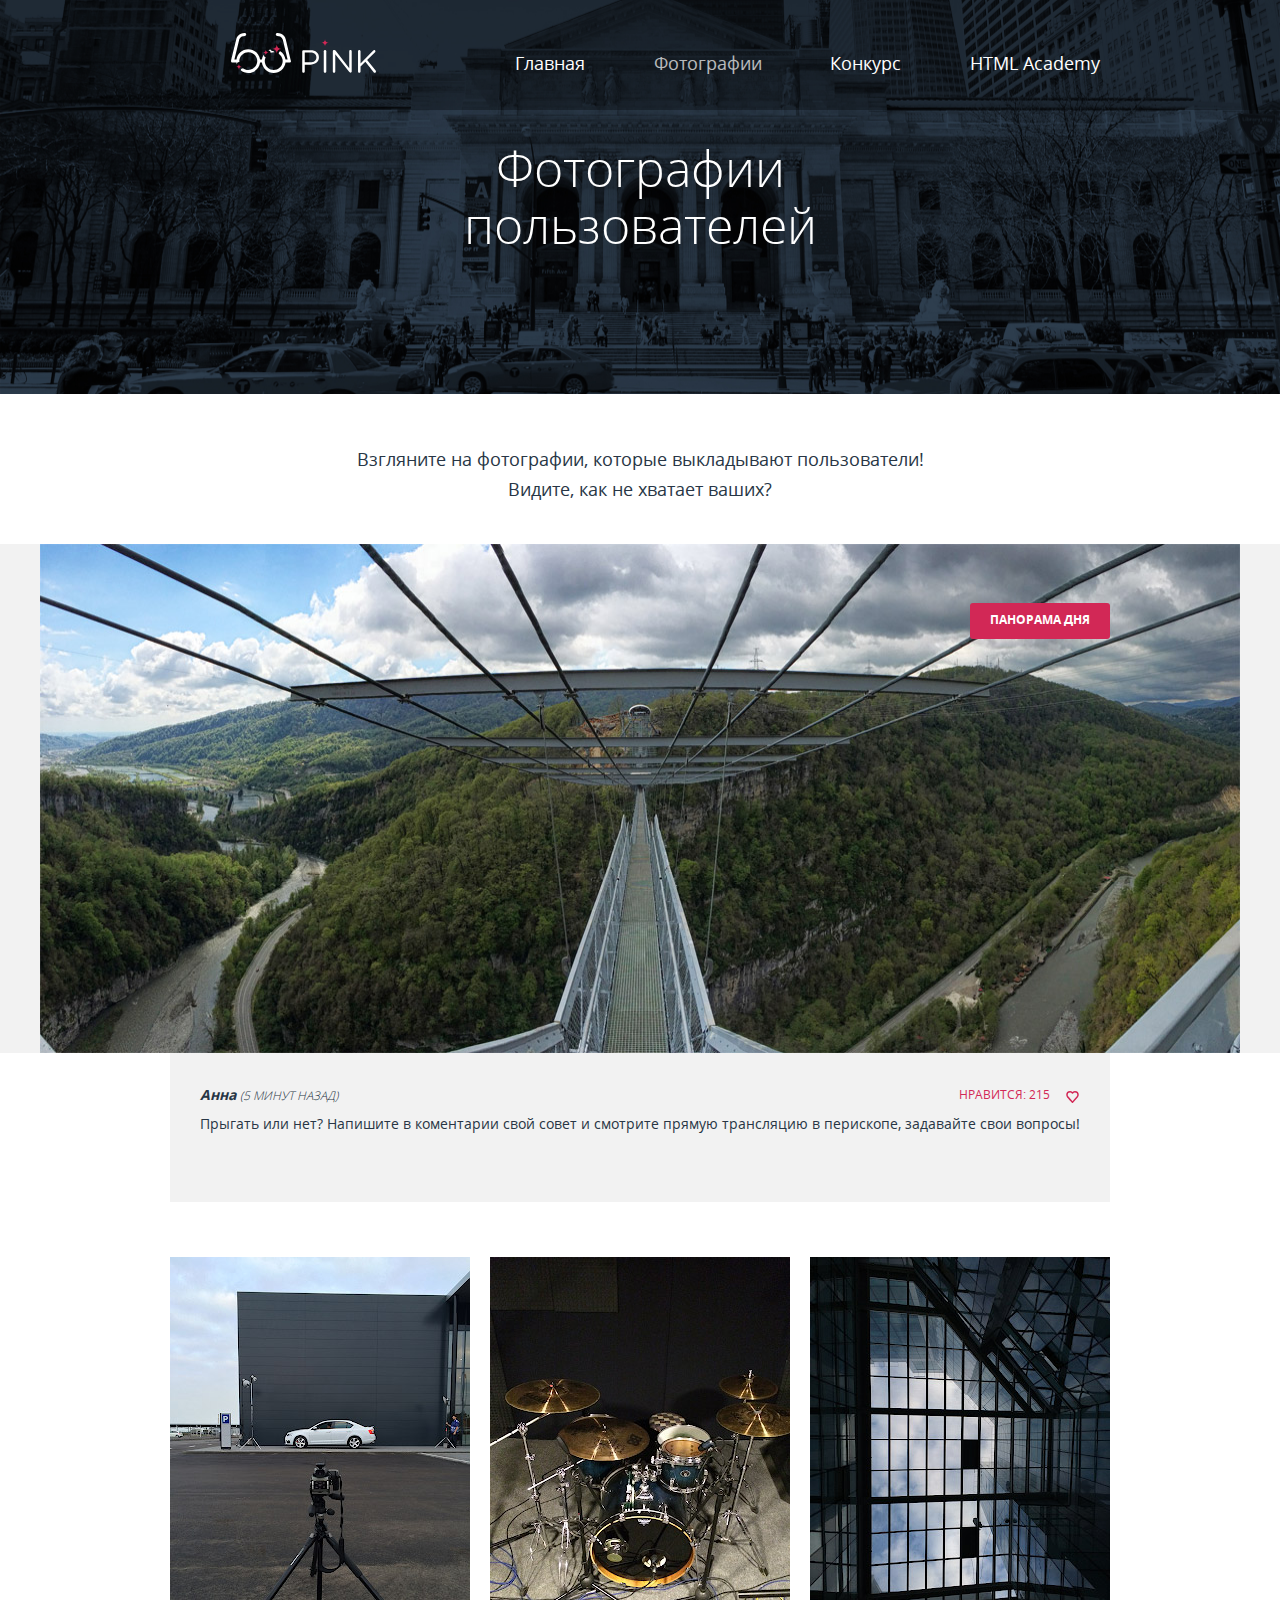
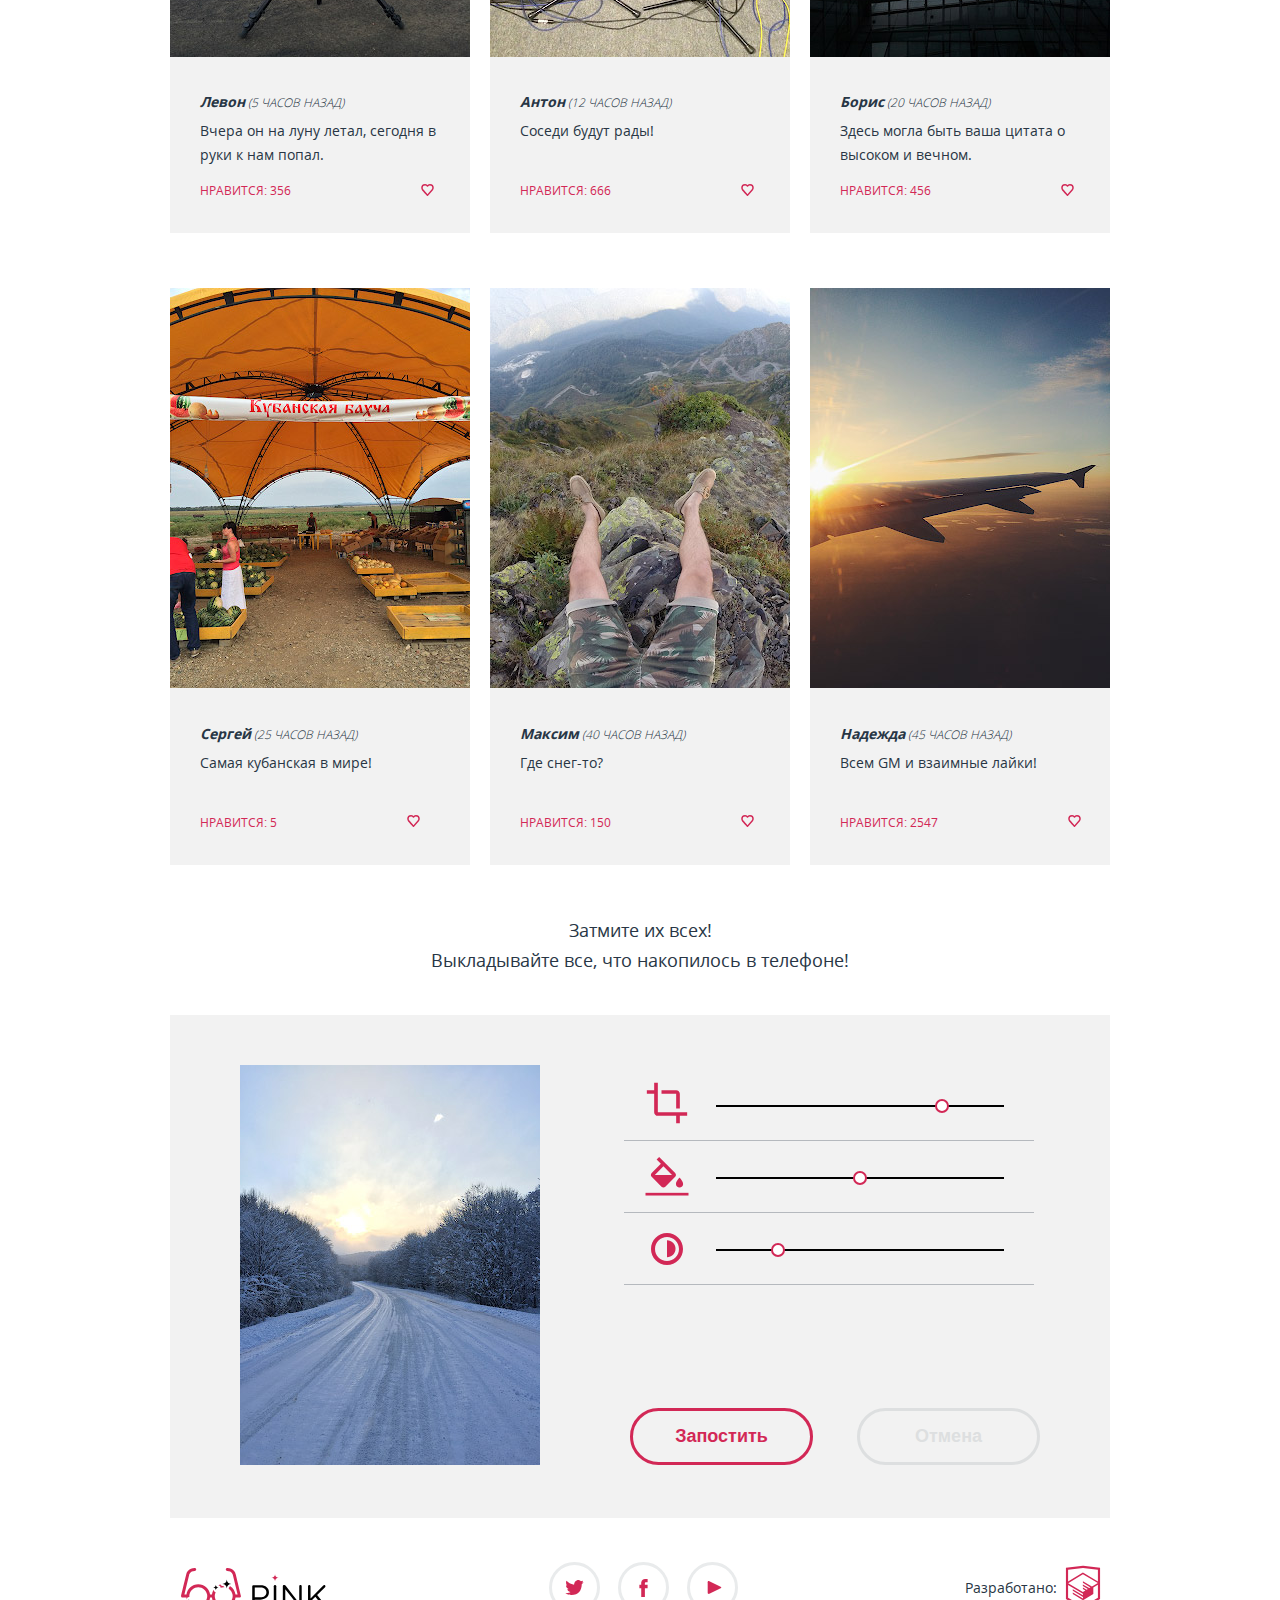
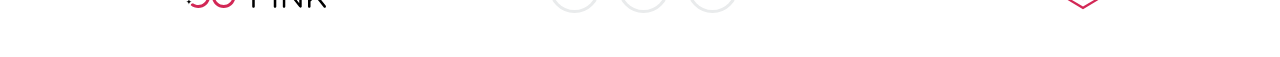
<file: photo.html>
<!DOCTYPE html>
<html lang="ru">
<head>
  <meta charset="UTF-8">
  <meta name="format-detection" content="telephone=no">
  <meta name="viewport" content="width=device-width,initial-scale=1">
  <meta http-equiv="X-UA-Compatible" content="IE=edge">
  <link rel="stylesheet" href="css/style.min.css">
  <link rel="icon" href="img/Pinkico.ico" type="image/ico">
  <title>Pink &mdash; фотографии </title>
</head>
<body>
  <svg style="display: none"><symbol viewBox="0 0 60 60" id="htmlacademy"><title>htmlacademy</title><path d="M30.2 5h-.2l-19.7 2.1v36.2l19.7 11.7 19.7-11.7v-36.2l-19.5-2.1zm17 36.8l-17.2 10.2-17.2-10.2v-14.8l17.1 10.2v1.8l-11.7-7v1.8l11.8 7.1v1.9l-11.8-7v1.8l11.8 7 11.9-7.1v-7.6l5.3-3.2v15.1zm-.1-17l-4.7 2.8-2.2 1.3-10.3-6.1v1.8l8.8 5.3h-.1l-.2.1-1.3.7-7.3-4.3v1.8l5.8 3.4-1.4.9-4.3-2.6v1.8l2.9 1.7-2.9 1.7-17-10.1 17-10.2 17.2 10zm.1-1.8l-17.3-10.2-17.1 10.2v-13.6l17.2-1.8 17.2 1.8v13.6z"/></symbol><symbol viewBox="-35.422 -7.96 31.92 31.92" id="icon-editor-contrast"><title>icon-editor-contrast</title> <path d="M-19.462-3.96c6.595,0,11.96,5.365,11.96,11.96s-5.365,11.96-11.96,11.96S-31.422,14.595-31.422,8
	S-26.057-3.96-19.462-3.96 M-19.462-7.96c-8.814,0-15.96,7.145-15.96,15.96c0,8.813,7.146,15.96,15.96,15.96S-3.502,16.813-3.502,8
	C-3.502-0.815-10.648-7.96-19.462-7.96L-19.462-7.96z"/> <path d="M-19.462,16.331c4.706,0,8.52-3.813,8.52-8.52c0-4.705-3.813-8.519-8.52-8.519"/> </symbol><symbol viewBox="0 0 48 48" id="icon-editor-crop"><title>icon-editor-crop</title> <path fill="none" d="M0,0h48v48H0V0z"/> <path d="M34,30h4V14c0-2.21-1.79-4-4-4H18v4h16V30z M14,34V2h-4v8H2v4h8v20c0,2.21,1.79,4,4,4h20v8h4v-8h8v-4H14z"/> </symbol><symbol viewBox="0 0 48 48" id="icon-editor-fill"><title>icon-editor-fill</title> <path fill="none" d="M0,0h48v48H0V0z"/> <path d="M33.12,17.88L15.24,0l-2.83,2.83l4.76,4.76L6.88,17.88c-1.17,1.17-1.17,3.07,0,4.24l11,11C18.46,33.71,19.23,34,20,34
	s1.54-0.29,2.12-0.88l11-11C34.29,20.95,34.29,19.05,33.12,17.88z M10.41,20L20,10.42L29.59,20H10.41z M38,23c0,0-4,4.33-4,7
	c0,2.21,1.79,4,4,4s4-1.79,4-4C42,27.33,38,23,38,23z"/> <rect y="40" width="48" height="3"/> </symbol><symbol viewBox="0 0 8.673 18.944" id="icon-facebook"><title>icon-facebook</title> <path d="M6.275,3.357c0.799,0,1.599,0,2.398,0c0-1.119,0-2.238,0-3.357c-0.959,0-1.92,0-2.878,0C2.656,0.181,1.54,2.387,1.948,6.115
	H0v3.517h1.958c0,3.104,0,6.208,0,9.312c1.279,0,2.558,0,3.837,0c0-3.104,0-6.208,0-9.312h2.857V6.115H5.786
	C5.765,5.07,5.75,3.709,6.275,3.357z"/> </symbol><symbol viewBox="0 0 17.5 14.663" id="icon-twitter"><title>icon-twitter</title> <g id="icon-twitter-W6EeEF_1_"> <g> <path fill-rule="evenodd" clip-rule="evenodd" d="M11.283,0.153c1.736-0.485,3.074,0.263,3.685,1.151
			c0.694-0.226,1.372-0.47,2.072-0.691c-0.004,0.841-0.538,1.478-0.883,1.727C16.861,2.506,17.5,1.86,17.5,1.86
			c-0.175,0.976-1.035,1.746-1.611,1.977C15.65,10.429,12.617,14.793,5.507,14.66c-0.538,0,0.077,0-0.46,0
			c-0.422,0-4.29-0.45-5.047-1.843c2.341,0.192,4.011-0.412,4.835-1.15c-0.989-0.293-2.761-0.464-3.07-2.881
			c0.362,0.105,0.583,0.223,1.228,0.117C1.757,8.067,0.385,7.366,0.461,5.218c0.294,0.32,1.1,0.523,1.381,0.461
			c-0.725-0.235-2.03-3.281-0.921-4.836C2.794,2.654,4.769,4.364,8.29,4.528C8.506,2.288,9.461,0.787,11.283,0.153z"/> </g> </g> </symbol><symbol viewBox="0 0 14.64 13.96" id="icon-youtube"><title>icon-youtube</title> <path d="M1.775,13.78C0.799,14.257,0,13.758,0,12.671V1.29c0-1.088,0.799-1.585,1.775-1.109l12.133,5.932
	c0.975,0.478,0.975,1.258,0,1.736L1.775,13.78z"/> </symbol><symbol viewBox="0 0 146.3 40.375" id="logo-pink-blue-desktop"><title>logo-pink-blue-desktop</title> <g> <path d="M71.874,18.661c0-0.708,0.58-1.288,1.256-1.288h7.18c5.087,0,8.436,2.704,8.436,7.146v0.063
		c0,4.86-4.057,7.373-8.854,7.373h-5.475v6.825c0,0.708-0.58,1.287-1.289,1.287c-0.676,0-1.256-0.58-1.256-1.287L71.874,18.661
		L71.874,18.661z M79.988,29.641c3.734,0,6.182-1.996,6.182-4.959v-0.062c0-3.221-2.414-4.894-6.053-4.894h-5.699v9.917h5.57V29.641
		z"/> <path d="M93.603,18.5c0-0.708,0.579-1.288,1.255-1.288c0.709,0,1.288,0.58,1.288,1.288v20.283
		c0,0.708-0.579,1.287-1.288,1.287c-0.676,0-1.255-0.579-1.255-1.287V18.5z"/> <path d="M102.744,18.532c0-0.676,0.58-1.256,1.256-1.256h0.354c0.58,0,0.935,0.29,1.288,0.74l13.684,17.45V18.468
		c0-0.676,0.547-1.256,1.256-1.256c0.676,0,1.225,0.58,1.225,1.256v20.349c0,0.677-0.48,1.19-1.158,1.19h-0.129
		c-0.548,0-0.936-0.321-1.318-0.772l-13.976-17.867v17.449c0,0.677-0.547,1.257-1.257,1.257c-0.676,0-1.223-0.58-1.223-1.257V18.532
		H102.744z"/> <path d="M128.173,18.5c0-0.708,0.58-1.288,1.257-1.288c0.708,0,1.286,0.58,1.286,1.288v12.331l12.848-13.168
		c0.29-0.257,0.579-0.451,0.998-0.451c0.676,0,1.225,0.612,1.225,1.256c0,0.354-0.162,0.644-0.42,0.901l-7.984,7.92l8.564,10.561
		c0.225,0.291,0.354,0.547,0.354,0.936c0,0.676-0.577,1.288-1.285,1.288c-0.482,0-0.807-0.259-1.03-0.58l-8.401-10.464l-4.863,4.861
		v4.895c0,0.708-0.578,1.288-1.286,1.288c-0.677,0-1.257-0.58-1.257-1.288V18.5H128.173z"/> </g> <path fill="#D22856" d="M98.498,9.875c-2.002,0-3.623-1.623-3.623-3.624c0,2.001-1.623,3.624-3.625,3.624
	c2.002,0,3.625,1.623,3.625,3.624C94.875,11.498,96.496,9.875,98.498,9.875z"/> <g> <path fill="#D22856" d="M43.094,19.313c0.246,0,0.489,0.014,0.73,0.033c-0.437-0.728-1.227-1.221-2.136-1.221
		c-0.877,0-1.614-0.568-1.884-1.354c-0.727,0.208-1.425,0.482-2.089,0.816c0.062,0.017,0.122,0.038,0.188,0.038c1.104,0,2,0.896,2,2
		c0,0.096-0.015,0.188-0.028,0.281C40.875,19.524,41.959,19.313,43.094,19.313z"/> <path fill="#D22856" d="M60.462,28.016c-0.002-0.009-5.175-21.365-5.175-21.365C54.926,4.303,52.694,0,46.688,0
		c-0.829,0-1.5,0.671-1.5,1.5s0.671,1.5,1.5,1.5c4.856,0,5.575,3.729,5.639,4.143l4.767,19.701h-2.073
		c-0.445-3.557-2.453-6.628-5.305-8.522c-0.897,0.379-1.529,1.269-1.529,2.303c0,0.088-0.015,0.171-0.026,0.256
		c1.991,1.358,3.415,3.489,3.829,5.965c0.082,0.488,0.135,0.987,0.135,1.5c0,0.512-0.053,1.012-0.135,1.5
		c-0.716,4.271-4.421,7.53-8.896,7.53c-4.475,0-8.181-3.259-8.896-7.53c-0.082-0.488-0.135-0.988-0.135-1.5
		c0-0.513,0.053-1.012,0.135-1.5c0.147-0.879,0.427-1.712,0.808-2.484c-1.034-0.077-1.852-0.932-1.852-1.984
		c0-0.189-0.077-0.357-0.192-0.488c-0.938,1.469-1.569,3.149-1.795,4.957h-1.82c-0.741-5.927-5.802-10.531-11.927-10.531
		S6.235,20.917,5.493,26.844H3.42L8.187,7.143C8.25,6.729,8.97,3,13.826,3c0.829,0,1.5-0.671,1.5-1.5S14.655,0,13.826,0
		C7.82,0,5.588,4.303,5.227,6.651c0,0-5.173,21.356-5.175,21.365c-0.266,1.109,0.531,1.826,1.426,1.826
		c0.012,0,0.023,0.004,0.036,0.004h3.982c0.079,0.629,0.215,1.237,0.387,1.831c0.059-0.106,0.102-0.224,0.102-0.354
		c0-1.104,0.896-2,2-2c0.166,0,0.324,0.024,0.478,0.062c-0.043-0.343-0.074-0.688-0.074-1.042c0-0.512,0.053-1.011,0.135-1.5
		c0.715-4.271,4.421-7.531,8.896-7.531s8.18,3.26,8.896,7.531c0.082,0.489,0.135,0.988,0.135,1.5s-0.053,1.012-0.135,1.5
		c-0.715,4.272-4.421,7.531-8.896,7.531c-2.022,0-3.883-0.67-5.386-1.794c-0.35,0.302-0.8,0.491-1.299,0.491
		c-0.413,0-0.749,0.336-0.749,0.748c0,0.289-0.065,0.563-0.176,0.812c2.075,1.708,4.722,2.743,7.614,2.743
		c6.125,0,11.185-4.604,11.927-10.529h1.814c0.742,5.926,5.802,10.529,11.927,10.529s11.186-4.604,11.927-10.529H59
		c0.012,0,0.023-0.005,0.036-0.005C59.931,29.842,60.728,29.125,60.462,28.016z"/> </g> <g> <g> <path d="M50.686,16.125c-2.485,0-4.499-2.014-4.499-4.499c0,2.485-2.014,4.499-4.499,4.499
			c2.485,0,4.499,2.014,4.499,4.499C46.187,18.139,48.2,16.125,50.686,16.125z"/> </g> </g> <g> <g> <path d="M37.904,19.626c-1.519,0-2.749-1.23-2.749-2.749c0,1.519-1.23,2.749-2.749,2.749
			c1.519,0,2.749,1.229,2.749,2.749C35.155,20.855,36.386,19.626,37.904,19.626z"/> </g> </g> <g> <g> <path d="M10.734,34.072c-1.519,0-2.749-1.23-2.749-2.75c0,1.52-1.23,2.75-2.749,2.75
			c1.519,0,2.749,1.229,2.749,2.748C7.985,35.303,9.215,34.072,10.734,34.072z"/> </g> </g> </symbol><symbol viewBox="0 0 146.3 40.375" id="logo-pink-blue-mobile"><title>logo-pink-blue-mobile</title> <g> <path d="M71.874,18.661c0-0.708,0.58-1.288,1.256-1.288h7.18c5.087,0,8.436,2.704,8.436,7.146v0.063
		c0,4.86-4.057,7.373-8.854,7.373h-5.475v6.825c0,0.708-0.58,1.287-1.289,1.287c-0.676,0-1.256-0.58-1.256-1.287L71.874,18.661
		L71.874,18.661z M79.988,29.641c3.734,0,6.182-1.996,6.182-4.959v-0.062c0-3.221-2.414-4.894-6.053-4.894h-5.699v9.917h5.57V29.641
		z"/> <path d="M93.603,18.5c0-0.708,0.579-1.288,1.255-1.288c0.709,0,1.288,0.58,1.288,1.288v20.283
		c0,0.708-0.579,1.287-1.288,1.287c-0.676,0-1.255-0.579-1.255-1.287V18.5z"/> <path d="M102.744,18.532c0-0.676,0.58-1.256,1.256-1.256h0.354c0.58,0,0.935,0.29,1.288,0.74l13.684,17.45V18.468
		c0-0.676,0.547-1.256,1.256-1.256c0.676,0,1.225,0.58,1.225,1.256v20.349c0,0.677-0.48,1.19-1.158,1.19h-0.129
		c-0.548,0-0.936-0.321-1.318-0.772l-13.976-17.867v17.449c0,0.677-0.547,1.257-1.257,1.257c-0.676,0-1.223-0.58-1.223-1.257V18.532
		H102.744z"/> <path d="M128.173,18.5c0-0.708,0.58-1.288,1.257-1.288c0.708,0,1.286,0.58,1.286,1.288v12.331l12.848-13.168
		c0.29-0.257,0.579-0.451,0.998-0.451c0.676,0,1.225,0.612,1.225,1.256c0,0.354-0.162,0.644-0.42,0.901l-7.984,7.92l8.564,10.561
		c0.225,0.291,0.354,0.547,0.354,0.936c0,0.676-0.577,1.288-1.285,1.288c-0.482,0-0.807-0.259-1.03-0.58l-8.401-10.464l-4.863,4.861
		v4.895c0,0.708-0.578,1.288-1.286,1.288c-0.677,0-1.257-0.58-1.257-1.288V18.5H128.173z"/> </g> <path fill="#FFFFFF" d="M60.498,28.266"/> <path fill="#D22856" d="M60.462,28.016c-0.002-0.009-5.175-21.365-5.175-21.365C54.926,4.303,52.694,0,46.688,0
	c-0.829,0-1.5,0.671-1.5,1.5s0.671,1.5,1.5,1.5c4.856,0,5.575,3.729,5.639,4.143l4.767,19.701h-2.073
	c-0.742-5.927-5.802-10.531-11.927-10.531s-11.186,4.604-11.927,10.531h-1.82c-0.741-5.927-5.802-10.531-11.927-10.531
	S6.235,20.917,5.493,26.844H3.42L8.187,7.143C8.25,6.729,8.97,3,13.826,3c0.829,0,1.5-0.671,1.5-1.5S14.655,0,13.826,0
	C7.82,0,5.588,4.303,5.227,6.651c0,0-5.173,21.356-5.175,21.365c-0.266,1.109,0.531,1.826,1.426,1.826
	c0.012,0,0.023,0.004,0.036,0.004h3.982c0.741,5.926,5.802,10.53,11.927,10.53s11.185-4.604,11.927-10.53h1.814
	c0.742,5.926,5.802,10.53,11.927,10.53s11.186-4.604,11.927-10.53H59c0.012,0,0.023-0.004,0.036-0.004
	C59.931,29.842,60.728,29.125,60.462,28.016z M26.315,29.844c-0.715,4.272-4.421,7.531-8.896,7.531s-8.18-3.259-8.896-7.531
	c-0.082-0.488-0.135-0.988-0.135-1.5s0.053-1.011,0.135-1.5c0.715-4.271,4.421-7.531,8.896-7.531s8.18,3.26,8.896,7.531
	c0.082,0.489,0.135,0.988,0.135,1.5S26.397,29.355,26.315,29.844z M51.99,29.844c-0.716,4.272-4.421,7.531-8.896,7.531
	c-4.475,0-8.181-3.259-8.896-7.531c-0.082-0.488-0.135-0.988-0.135-1.5s0.053-1.011,0.135-1.5c0.716-4.271,4.421-7.531,8.896-7.531
	c4.475,0,8.181,3.26,8.896,7.531c0.082,0.489,0.135,0.988,0.135,1.5S52.072,29.355,51.99,29.844z"/> </symbol><symbol viewBox="0 0 146.3 40.375" id="logo-pink-white-desktop"><title>logo-pink-white-desktop</title> <g> <path d="M71.874,18.661c0-0.708,0.58-1.288,1.256-1.288h7.18c5.087,0,8.436,2.704,8.436,7.146v0.064
		c0,4.861-4.057,7.373-8.854,7.373h-5.475v6.825c0,0.708-0.58,1.288-1.288,1.288c-0.676,0-1.256-0.58-1.256-1.288V18.661z
		 M79.988,29.641c3.734,0,6.182-1.996,6.182-4.959v-0.063c0-3.22-2.414-4.894-6.053-4.894h-5.699v9.917H79.988L79.988,29.641z"/> <path d="M93.603,18.5c0-0.708,0.579-1.288,1.255-1.288c0.709,0,1.288,0.58,1.288,1.288v20.283
		c0,0.708-0.579,1.287-1.288,1.287c-0.676,0-1.255-0.579-1.255-1.287V18.5z"/> <path d="M102.744,18.532c0-0.676,0.58-1.256,1.256-1.256h0.354c0.58,0,0.935,0.29,1.288,0.74l13.684,17.45V18.468
		c0-0.676,0.547-1.256,1.256-1.256c0.676,0,1.224,0.58,1.224,1.256v20.349c0,0.676-0.481,1.19-1.158,1.19h-0.129
		c-0.548,0-0.935-0.321-1.319-0.772l-13.975-17.868v17.45c0,0.676-0.547,1.256-1.256,1.256c-0.676,0-1.223-0.58-1.223-1.256V18.532
		H102.744z"/> <path d="M128.173,18.5c0-0.708,0.58-1.288,1.257-1.288c0.708,0,1.286,0.58,1.286,1.288v12.331l12.848-13.168
		c0.29-0.257,0.579-0.451,0.998-0.451c0.676,0,1.225,0.612,1.225,1.256c0,0.354-0.162,0.644-0.42,0.901l-7.984,7.92l8.564,10.561
		c0.225,0.291,0.354,0.547,0.354,0.935c0,0.676-0.578,1.288-1.286,1.288c-0.483,0-0.806-0.258-1.03-0.58l-8.402-10.463l-4.863,4.861
		v4.894c0,0.708-0.578,1.288-1.286,1.288c-0.677,0-1.257-0.58-1.257-1.288V18.5H128.173z"/> </g> <path fill="#D22856" d="M98.498,9.875c-2.002,0-3.623-1.623-3.623-3.624c0,2.001-1.623,3.624-3.625,3.624
	c2.002,0,3.625,1.623,3.625,3.624C94.875,11.498,96.496,9.875,98.498,9.875z"/> <g> <path d="M43.094,19.313c0.246,0,0.489,0.014,0.73,0.033c-0.437-0.728-1.227-1.221-2.136-1.221
		c-0.877,0-1.614-0.568-1.884-1.354c-0.727,0.208-1.425,0.482-2.089,0.816c0.062,0.017,0.122,0.038,0.188,0.038c1.104,0,2,0.896,2,2
		c0,0.096-0.015,0.188-0.028,0.281C40.875,19.524,41.959,19.313,43.094,19.313z"/> <path d="M60.462,28.016c-0.002-0.009-5.175-21.365-5.175-21.365C54.926,4.303,52.694,0,46.688,0
		c-0.829,0-1.5,0.671-1.5,1.5s0.671,1.5,1.5,1.5c4.856,0,5.575,3.729,5.639,4.143l4.767,19.701h-2.073
		c-0.445-3.557-2.453-6.628-5.305-8.522c-0.897,0.379-1.529,1.269-1.529,2.303c0,0.088-0.015,0.171-0.026,0.256
		c1.991,1.358,3.415,3.489,3.829,5.964c0.082,0.489,0.135,0.988,0.135,1.5s-0.053,1.012-0.135,1.5
		c-0.716,4.272-4.421,7.531-8.896,7.531c-4.475,0-8.181-3.259-8.896-7.531c-0.082-0.488-0.135-0.988-0.135-1.5
		s0.053-1.011,0.135-1.5c0.147-0.878,0.427-1.711,0.808-2.483c-1.034-0.078-1.852-0.932-1.852-1.985
		c0-0.189-0.077-0.357-0.192-0.489c-0.938,1.469-1.569,3.15-1.795,4.958h-1.82c-0.741-5.927-5.802-10.531-11.927-10.531
		S6.235,20.917,5.493,26.844H3.42L8.187,7.143C8.25,6.729,8.97,3,13.826,3c0.829,0,1.5-0.671,1.5-1.5S14.655,0,13.826,0
		C7.82,0,5.588,4.303,5.227,6.651c0,0-5.173,21.356-5.175,21.365c-0.266,1.109,0.531,1.826,1.426,1.826
		c0.012,0,0.023,0.004,0.036,0.004h3.982c0.079,0.628,0.215,1.237,0.387,1.831c0.059-0.106,0.102-0.224,0.102-0.354
		c0-1.104,0.896-2,2-2c0.166,0,0.324,0.025,0.478,0.063c-0.043-0.343-0.074-0.688-0.074-1.042c0-0.512,0.053-1.011,0.135-1.5
		c0.715-4.271,4.421-7.531,8.896-7.531s8.18,3.26,8.896,7.531c0.082,0.489,0.135,0.988,0.135,1.5s-0.053,1.012-0.135,1.5
		c-0.715,4.272-4.421,7.531-8.896,7.531c-2.022,0-3.883-0.67-5.386-1.794c-0.35,0.302-0.8,0.491-1.299,0.491
		c-0.413,0-0.749,0.336-0.749,0.748c0,0.29-0.065,0.564-0.176,0.812c2.075,1.708,4.722,2.743,7.614,2.743
		c6.125,0,11.185-4.604,11.927-10.53h1.814c0.742,5.926,5.802,10.53,11.927,10.53s11.186-4.604,11.927-10.53H59
		c0.012,0,0.023-0.004,0.036-0.004C59.931,29.842,60.728,29.125,60.462,28.016z"/> </g> <g> <g> <path fill="#D22856" d="M50.686,16.125c-2.485,0-4.499-2.014-4.499-4.499c0,2.485-2.014,4.499-4.499,4.499
			c2.485,0,4.499,2.014,4.499,4.499C46.187,18.139,48.2,16.125,50.686,16.125z"/> </g> </g> <g> <g> <path fill="#D22856" d="M37.904,19.626c-1.519,0-2.749-1.23-2.749-2.749c0,1.519-1.23,2.749-2.749,2.749
			c1.519,0,2.749,1.229,2.749,2.749C35.155,20.855,36.386,19.626,37.904,19.626z"/> </g> </g> <g> <g> <path fill="#D22856" d="M10.734,34.072c-1.519,0-2.749-1.23-2.749-2.75c0,1.52-1.23,2.75-2.749,2.75
			c1.519,0,2.749,1.229,2.749,2.748C7.985,35.303,9.215,34.072,10.734,34.072z"/> </g> </g> </symbol><symbol viewBox="0 0 74.426 22.859" id="logo-pink-white-mobile"><title>logo-pink-white-mobile</title> <g> <path d="M0,1.449c0-0.708,0.58-1.288,1.256-1.288h7.18c5.087,0,8.436,2.704,8.436,7.147v0.064
		c0,4.861-4.057,7.373-8.854,7.373H2.544v6.825c0,0.708-0.58,1.288-1.288,1.288C0.58,22.859,0,22.279,0,21.571V1.449z M8.114,12.428
		c3.734,0,6.182-1.996,6.182-4.958V7.405c0-3.22-2.415-4.894-6.054-4.894H2.544v9.917H8.114z"/> <path d="M21.729,1.288C21.729,0.58,22.308,0,22.983,0c0.709,0,1.288,0.58,1.288,1.288v20.283
		c0,0.708-0.579,1.288-1.288,1.288c-0.676,0-1.255-0.58-1.255-1.288V1.288z"/> <path d="M30.87,1.32c0-0.676,0.579-1.256,1.256-1.256h0.354c0.58,0,0.934,0.29,1.288,0.74l13.684,17.45V1.256
		C47.451,0.58,47.998,0,48.707,0c0.676,0,1.223,0.58,1.223,1.256v20.348c0,0.676-0.482,1.191-1.158,1.191h-0.129
		c-0.548,0-0.934-0.322-1.32-0.772L33.349,4.153v17.45c0,0.676-0.547,1.256-1.255,1.256c-0.677,0-1.224-0.58-1.224-1.256V1.32z"/> <path d="M56.3,1.288C56.3,0.58,56.879,0,57.556,0c0.708,0,1.287,0.58,1.287,1.288v12.331L71.689,0.451
		C71.979,0.193,72.269,0,72.688,0c0.676,0,1.224,0.612,1.224,1.256c0,0.354-0.161,0.644-0.419,0.901l-7.984,7.92l8.564,10.561
		c0.225,0.29,0.354,0.547,0.354,0.934c0,0.676-0.579,1.288-1.287,1.288c-0.483,0-0.806-0.258-1.03-0.58l-8.403-10.463l-4.862,4.861
		v4.894c0,0.708-0.579,1.288-1.287,1.288c-0.677,0-1.256-0.58-1.256-1.288V1.288z"/> </g> </symbol><symbol viewBox="0 0 146.3 40.375" id="logo-pink-white-tablet"><title>logo-pink-white-tablet</title> <g> <path d="M71.874,18.661c0-0.708,0.58-1.288,1.256-1.288h7.18c5.087,0,8.436,2.704,8.436,7.146v0.064
		c0,4.861-4.057,7.373-8.854,7.373h-5.475v6.825c0,0.708-0.58,1.288-1.288,1.288c-0.676,0-1.256-0.58-1.256-1.288V18.661z
		 M79.988,29.641c3.734,0,6.182-1.996,6.182-4.959v-0.063c0-3.22-2.414-4.894-6.053-4.894h-5.699v9.917H79.988L79.988,29.641z"/> <path d="M93.603,18.5c0-0.708,0.579-1.288,1.255-1.288c0.709,0,1.288,0.58,1.288,1.288v20.283
		c0,0.708-0.579,1.287-1.288,1.287c-0.676,0-1.255-0.579-1.255-1.287V18.5z"/> <path d="M102.744,18.532c0-0.676,0.58-1.256,1.256-1.256h0.354c0.58,0,0.935,0.29,1.288,0.74l13.684,17.45V18.468
		c0-0.676,0.547-1.256,1.256-1.256c0.676,0,1.224,0.58,1.224,1.256v20.349c0,0.676-0.481,1.19-1.158,1.19h-0.129
		c-0.548,0-0.935-0.321-1.319-0.772l-13.975-17.868v17.45c0,0.676-0.547,1.256-1.256,1.256c-0.676,0-1.223-0.58-1.223-1.256V18.532
		H102.744z"/> <path d="M128.173,18.5c0-0.708,0.58-1.288,1.257-1.288c0.708,0,1.286,0.58,1.286,1.288v12.331l12.848-13.168
		c0.29-0.257,0.579-0.451,0.998-0.451c0.676,0,1.225,0.612,1.225,1.256c0,0.354-0.162,0.644-0.42,0.901l-7.984,7.92l8.564,10.561
		c0.225,0.291,0.354,0.547,0.354,0.935c0,0.676-0.578,1.288-1.286,1.288c-0.483,0-0.806-0.258-1.03-0.58l-8.402-10.463l-4.863,4.861
		v4.894c0,0.708-0.578,1.288-1.286,1.288c-0.677,0-1.257-0.58-1.257-1.288V18.5H128.173z"/> </g> <path d="M60.498,28.266"/> <path d="M60.462,28.016c-0.002-0.009-5.175-21.365-5.175-21.365C54.926,4.303,52.694,0,46.688,0
	c-0.829,0-1.5,0.671-1.5,1.5s0.671,1.5,1.5,1.5c4.856,0,5.575,3.729,5.639,4.143l4.767,19.701h-2.073
	c-0.742-5.927-5.802-10.531-11.927-10.531s-11.186,4.604-11.927,10.531h-1.82c-0.741-5.927-5.802-10.531-11.927-10.531
	S6.235,20.917,5.493,26.844H3.42L8.187,7.143C8.25,6.729,8.97,3,13.826,3c0.829,0,1.5-0.671,1.5-1.5S14.655,0,13.826,0
	C7.82,0,5.588,4.303,5.227,6.651c0,0-5.173,21.356-5.175,21.365c-0.266,1.109,0.531,1.826,1.426,1.826
	c0.012,0,0.023,0.004,0.036,0.004h3.982c0.741,5.926,5.802,10.53,11.927,10.53s11.185-4.604,11.927-10.53h1.814
	c0.742,5.926,5.802,10.53,11.927,10.53s11.186-4.604,11.927-10.53H59c0.012,0,0.023-0.004,0.036-0.004
	C59.931,29.842,60.728,29.125,60.462,28.016z M26.315,29.844c-0.715,4.272-4.421,7.531-8.896,7.531c-4.475,0-8.18-3.259-8.896-7.531
	c-0.082-0.488-0.135-0.988-0.135-1.5s0.053-1.011,0.135-1.5c0.715-4.271,4.421-7.531,8.896-7.531c4.475,0,8.18,3.26,8.896,7.531
	c0.082,0.489,0.135,0.988,0.135,1.5S26.397,29.355,26.315,29.844z M51.99,29.844c-0.716,4.272-4.421,7.531-8.896,7.531
	c-4.475,0-8.181-3.259-8.896-7.531c-0.082-0.488-0.135-0.988-0.135-1.5s0.053-1.011,0.135-1.5c0.716-4.271,4.421-7.531,8.896-7.531
	c4.475,0,8.181,3.26,8.896,7.531c0.082,0.489,0.135,0.988,0.135,1.5S52.072,29.355,51.99,29.844z"/> </symbol></svg>
   <header class="page-header">
    <h1 class="visually-hidden">Приложение «Pink» — удали серость</h1>
      <input id="page-header__control" type="checkbox">
     <div class="page-header__wrapper">
      <label class="page-header__toggle" for="page-header__control" title=" Открыть меню">
      </label>
      <div class="page-header__logo">
        <svg class="logo--mobile" width="75" height="22">
          <use  xlink:href="#logo-pink-white-mobile"/>
        </svg>
        <svg class="logo--tablet" width="147" height="40">
          <use  xlink:href="#logo-pink-white-tablet"/>
        </svg> 
        <svg class="logo--desktop">
          <use  xlink:href="#logo-pink-white-desktop"/>
        </svg> 
      </div>
    <nav class="page-header__list">
      <a class="page-header__item" href="index.html">Главная</a>
      <a class="page-header__item page-header__item--active" >Фотографии</a>
      <a class="page-header__item" href="form.html" >Конкурс</a>
      <a class="page-header__item" href="">HTML Academy</a>
    </nav>
    </div>
  </header>
  <section class="page-title">
    <h1 class="page-title__text">Фотографии<br>
      пользователей</h1>
  </section>

  <section class="gallery">
 
    <h2 class="gallery__title">Взгляните на фотографии, которые выкладывают пользователи!<br>
    Видите, как не хватает ваших?</h2>
    
    <article class="gallery-item gallery-item--best">
      <div class="gallery-item__img-wrapper">
        <picture>
          <source media="(min-width: 1080px)" srcset="img/photo/panorama-desktop.jpg 1x, img/photo/panorama-desktop@2x.jpg 2x">
          <source media="(min-width: 700px)" srcset="img/photo/panorama-tablet.jpg 1x, img/photo/panorama-tablet@2x.jpg 2x">
          <img src="img/photo/panorama-mobile.jpg" srcset="img/photo/panorama-mobile@2x.jpg 2x" alt="Панорама дня">
        </picture>
      </div>
      <blockquote class="gallery-item__blockquote">
        <cite class="gallery-item__auhor-name">Анна <span> (5 минут назад)</span></cite>
        <p class="gallery-item__text">Прыгать или нет? Напишите в коментарии свой совет и смотрите прямую трансляцию в перископе, задавайте свои вопросы!</p>
        <span class="gallery-item__like">Нравится: 215</span>
      </blockquote>
    </article>
       
    <div class="gallery__wrapper">
     <article class="gallery-item">
      <div class="gallery-item__img-wrapper">
        <picture>
          <source media="(min-width: 1080px)" srcset="img/photo/photo-1-desktop.jpg 1x, img/photo/photo-1-desktop@2x.jpg 2x">
          <source media="(min-width: 700px)" srcset="img/photo/photo-1-tablet.jpg 1x, img/photo/photo-1-tablet@2x.jpg 2x"><img src="img/photo/photo-1-mobile.jpg" srcset="img/photo/photo-1-mobile@2x.jpg 2x" alt="Photo-1" >
        </picture>
      </div>
      <blockquote class="gallery-item__blockquote">
        <cite class="gallery-item__auhor-name">Левон<span> (5 часов назад)</span></cite>
        <p class="gallery-item__text">Вчера он на луну летал, сегодня в руки к нам попал.</p>
        <span class="gallery-item__like">Нравится: 356</span>
      </blockquote>
    </article>
    
    <article class="gallery-item">
      <div class="gallery-item__img-wrapper">
         <picture>
          <source media="(min-width: 1080px)" srcset="img/photo/photo-2-desktop.jpg 1x, img/photo/photo-2-desktop@2x.jpg 2x">
          <source media="(min-width: 700px)" srcset="img/photo/photo-2-tablet.jpg 1x, img/photo/photo-2-tablet@2x.jpg 2x"><img src="img/photo/photo-2-mobile.jpg" srcset="img/photo/photo-2-mobile@2x.jpg 2x" alt="Photo-2">
        </picture>
      </div>
      <blockquote class="gallery-item__blockquote">
        <cite class="gallery-item__auhor-name">Антон<span> (12 часов назад)</span></cite>
        <p class="gallery-item__text">Соседи будут рады!</p>
        <span class="gallery-item__like">Нравится: 666</span>
      </blockquote>
    </article>
    
    <article class="gallery-item">
      <div class="gallery-item__img-wrapper">
        <picture>
          <source media="(min-width: 1080px)" srcset="img/photo/photo-3-desktop.jpg 1x, img/photo/photo-3-desktop@2x.jpg 2x">
          <source media="(min-width: 700px)" srcset="img/photo/photo-3-tablet.jpg 1x, img/photo/photo-3-tablet@2x.jpg 2x"><img src="img/photo/photo-3-mobile.jpg" srcset="img/photo/photo-3-mobile@2x.jpg 2x" alt="Photo-3">
        </picture>
      </div>
      <blockquote class="gallery-item__blockquote">
        <cite class="gallery-item__auhor-name">Борис<span> (20 часов назад)</span></cite>
        <p class="gallery-item__text">Здесь могла быть ваша цитата о высоком и вечном.</p>
        <span class="gallery-item__like">Нравится: 456</span>
      </blockquote>
    </article>
    
    <article class="gallery-item">
      <div class="gallery-item__img-wrapper">
        <picture>
          <source media="(min-width: 1080px)" srcset="img/photo/photo-4-desktop.jpg 1x, img/photo/photo-4-desktop@2x.jpg 2x">
          <source media="(min-width: 700px)" srcset="img/photo/photo-4-tablet.jpg 1x, img/photo/photo-4-tablet@2x.jpg 2x"><img src="img/photo/photo-4-mobile.jpg" srcset="img/photo/photo-4-mobile@2x.jpg 2x" alt="Photo-4">
        </picture>
      </div>
      <blockquote class="gallery-item__blockquote">
        <cite class="gallery-item__auhor-name">Сергей<span> (25 часов назад)</span></cite>
        <p class="gallery-item__text">Самая кубанская в мире!</p>
        <span class="gallery-item__like">Нравится: 5</span>
      </blockquote>
    </article>
    
    <article class="gallery-item">
      <div class="gallery-item__img-wrapper">
        <picture>
          <source media="(min-width: 1080px)" srcset="img/photo/photo-5-desktop.jpg 1x, img/photo/photo-5-desktop@2x.jpg 2x">
          <source media="(min-width: 700px)" srcset="img/photo/photo-5-tablet.jpg 1x, img/photo/photo-5-tablet@2x.jpg 2x"><img src="img/photo/photo-5-mobile.jpg" srcset="img/photo/photo-5-mobile@2x.jpg 2x" alt="Photo-5">
        </picture>
      </div>
      <blockquote class="gallery-item__blockquote">
        <cite class="gallery-item__auhor-name">Максим<span> (40 часов назад)</span></cite>
        <p class="gallery-item__text">Где снег-то?</p>
        <span class="gallery-item__like">Нравится: 150</span>
      </blockquote>
    </article>
    
    <article class="gallery-item">
      <div class="gallery-item__img-wrapper">
          <picture>
          <source media="(min-width: 1080px)" srcset="img/photo/photo-6-desktop.jpg 1x, img/photo/photo-6-desktop@2x.jpg 2x">
          <source media="(min-width: 700px)" srcset="img/photo/photo-6-tablet.jpg 1x, img/photo/photo-6-tablet@2x.jpg 2x"><img src="img/photo/photo-6-mobile.jpg" srcset="img/photo/photo-6-mobile@2x.jpg 2x" alt="Photo-6">
        </picture>
      </div>
      <blockquote class="gallery-item__blockquote">
        <cite class="gallery-item__auhor-name">Надежда<span> (45 часов назад)</span></cite>
        <p class="gallery-item__text">Всем GM и взаимные лайки!</p>
        <span class="gallery-item__like">Нравится: 2547</span>
      </blockquote>
    </article>
    </div>
  </section>
  <section class="add-picture">
    <h2 class="add-picture__title">Затмите их всех!<br>
    Выкладывайте все, что накопилось в телефоне!</h2>
    <div class="add-picture__wrapper">
     <div class="add-picture__img-wrapper">
      <picture>
          <source media="(min-width: 1080px)" srcset="img/photo/photo-7-desktop.jpg 1x, img/photo/photo-7-desktop@2x.jpg 2x">
          <source media="(min-width: 700px)" srcset="img/photo/photo-7-tablet.jpg 1x, img/photo/photo-7-tablet@2x.jpg 2x"><img src="img/photo/photo-7-mobile.jpg" srcset="img/photo/photo-7-mobile@2x.jpg 2x" alt="Photo-7">
        </picture>
      </div>
      <form class="add-picture__form"  method="post" action="https://echo.htmlacademy.ru/">
       <div class="add-picture__tools">
        <div class="add-picture__icons">
          <span>Обрезка
            <svg class="add-picture__icon icon-crop add-picture__icon--active" width="44" height="44">
              <use class  xlink:href="#icon-editor-crop"/>
            </svg> 
          </span>
          <span>Заливка
            <svg class="add-picture__icon icon-fill" width="48" height="43">
              <use class  xlink:href="#icon-editor-fill"/>
            </svg> 
          </span>
          <span>Контраст
          <svg class="add-picture__icon icon-contrast" width="32" height="32">
           <use class  xlink:href="#icon-editor-contrast"/>
          </svg> 
          </span>
        </div>
        <input class="add-photo__input add-photo__input--active add-photo__input--crop" name="tool "type="range" min="0" max="100" step="1" value="80">
        <input class="add-photo__input add-photo__input--fill"  name="tool" type="range" min="0" max="100" step="1" value="50">
        <input class="add-photo__input add-photo__input--contrast"  name="contrast" type="range" min="0" max="100" step="1" value="20">
        </div>
        <div class="add-picture__btn">
          <button type="submit" class="btn add-picture__btn-submit">Запостить
          </button>
          <button type="reset" class="btn add-picture__btn-reset">Отмена
          </button>
        </div>
      </form>
    </div>  
  </section>
  <footer class="page-footer">
     <div class="page-footer__wrapper">
      <div class="page-footer__logo">
      <svg class="logo-footer__moble-tablet" width="147" height="40">
        <use class  xlink:href="#logo-pink-blue-mobile"/>
      </svg> 
      <svg class="logo-footer__desktop" width="147" height="40">
        <use class  xlink:href="#logo-pink-blue-desktop"/>
      </svg> 
      </div>
      <div class="page-footer__social">
        <a class="social-link" href="https://twitter.com">
            Мы в Твиттере
          <svg class="icon-twitter" width="19" height="15">
            <use  xlink:href="#icon-twitter"/>
          </svg> 
        </a>
        <a   class="social-link" href="https://www.facebook.com/htmlacademy">Мы в Фейсбукe
          <svg class="icon-facebook" width="9" height="18">
            <use  xlink:href="#icon-facebook"/>
          </svg> 
        </a>
        <a   class="social-link" href="https://www.youtube.com">Мы на Ютубе 
          <svg class="icon-youtube" width="15" height="13">
            <use  xlink:href="#icon-youtube"/>
          </svg>
        </a>
      </div>
      <div class="page-footer__copyright">
        <a class="page-footer__copyright-link" href="https://htmlacademy.ru/intensive/adaptive"><b>Разработано:</b>
          HTML Academy
        <svg class="icon-htmlacademy" width="52" height="59">
          <use  xlink:href="#htmlacademy"/>
        </svg>
        </a>
      </div>
      </div>
    </footer>
  <script>
  var crop=document.querySelector(".icon-crop"),fill=document.querySelector(".icon-fill"),contrast=document.querySelector(".icon-contrast"),cropRange=document.querySelector(".add-photo__input--crop"),fillRange=document.querySelector(".add-photo__input--fill"),contrastRange=document.querySelector(".add-photo__input--contrast");crop.addEventListener("click",function(){crop.classList.contains("add-picture__icon--active")?(crop.classList.remove("add-picture__icon--active"),cropRange.classList.remove("add-photo__input--active")):(crop.classList.add("add-picture__icon--active"),fill.classList.remove("add-picture__icon--active"),contrast.classList.remove("add-picture__icon--active"),cropRange.classList.add("add-photo__input--active"),fillRange.classList.remove("add-photo__input--active"),contrastRange.classList.remove("add-photo__input--active"))}),fill.addEventListener("click",function(){fill.classList.contains("add-picture__icon--active")?(fill.classList.remove("add-picture__icon--active"),fillRange.classList.remove("add-photo__input--active")):(fill.classList.add("add-picture__icon--active"),crop.classList.remove("add-picture__icon--active"),contrast.classList.remove("add-picture__icon--active"),fillRange.classList.add("add-photo__input--active"),cropRange.classList.remove("add-photo__input--active"),contrastRange.classList.remove("add-photo__input--active"))}),contrast.addEventListener("click",function(){contrast.classList.contains("add-picture__icon--active")?(contrast.classList.remove("add-picture__icon--active"),contrastRange.classList.remove("add-photo__input--active")):(contrast.classList.add("add-picture__icon--active"),crop.classList.remove("add-picture__icon--active"),fill.classList.remove("add-picture__icon--active"),contrastRange.classList.add("add-photo__input--active"),cropRange.classList.remove("add-photo__input--active"),fillRange.classList.remove("add-photo__input--active"))});
  </script>
</body>
</html>
</file>
